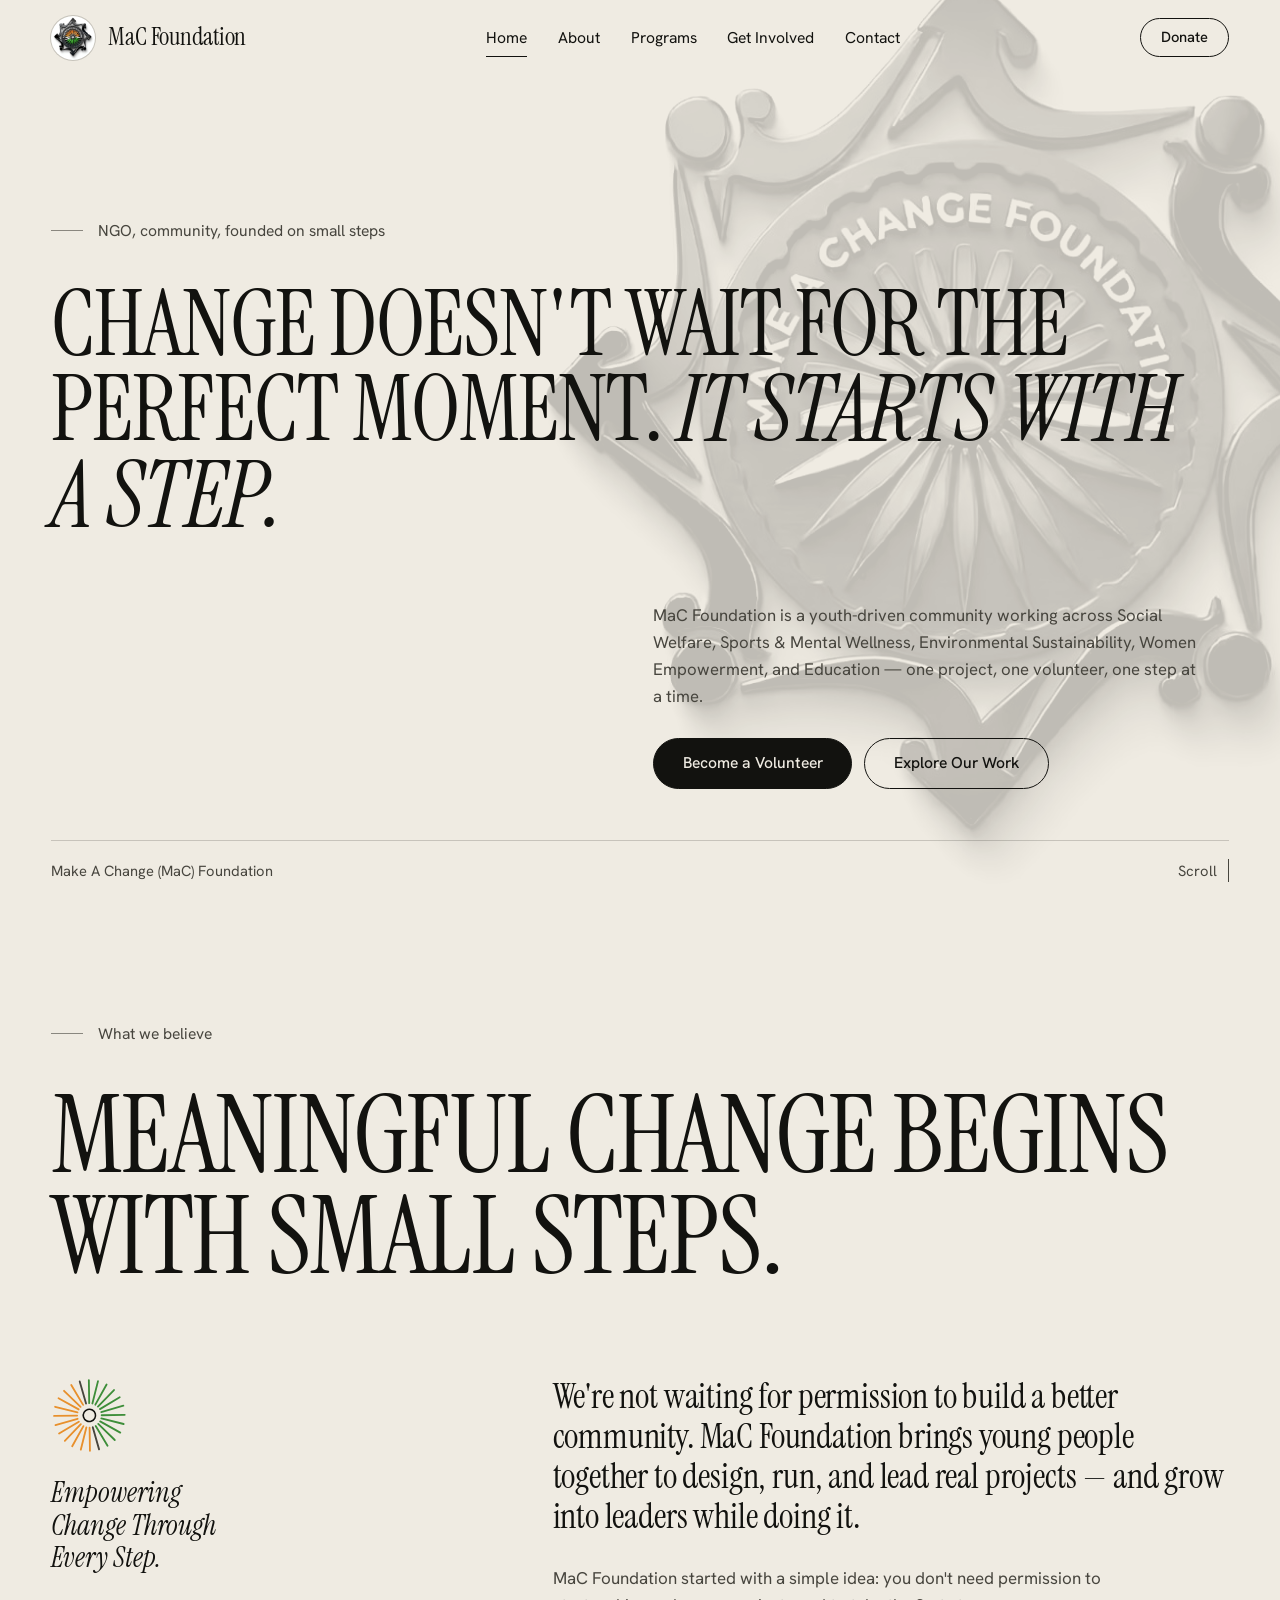
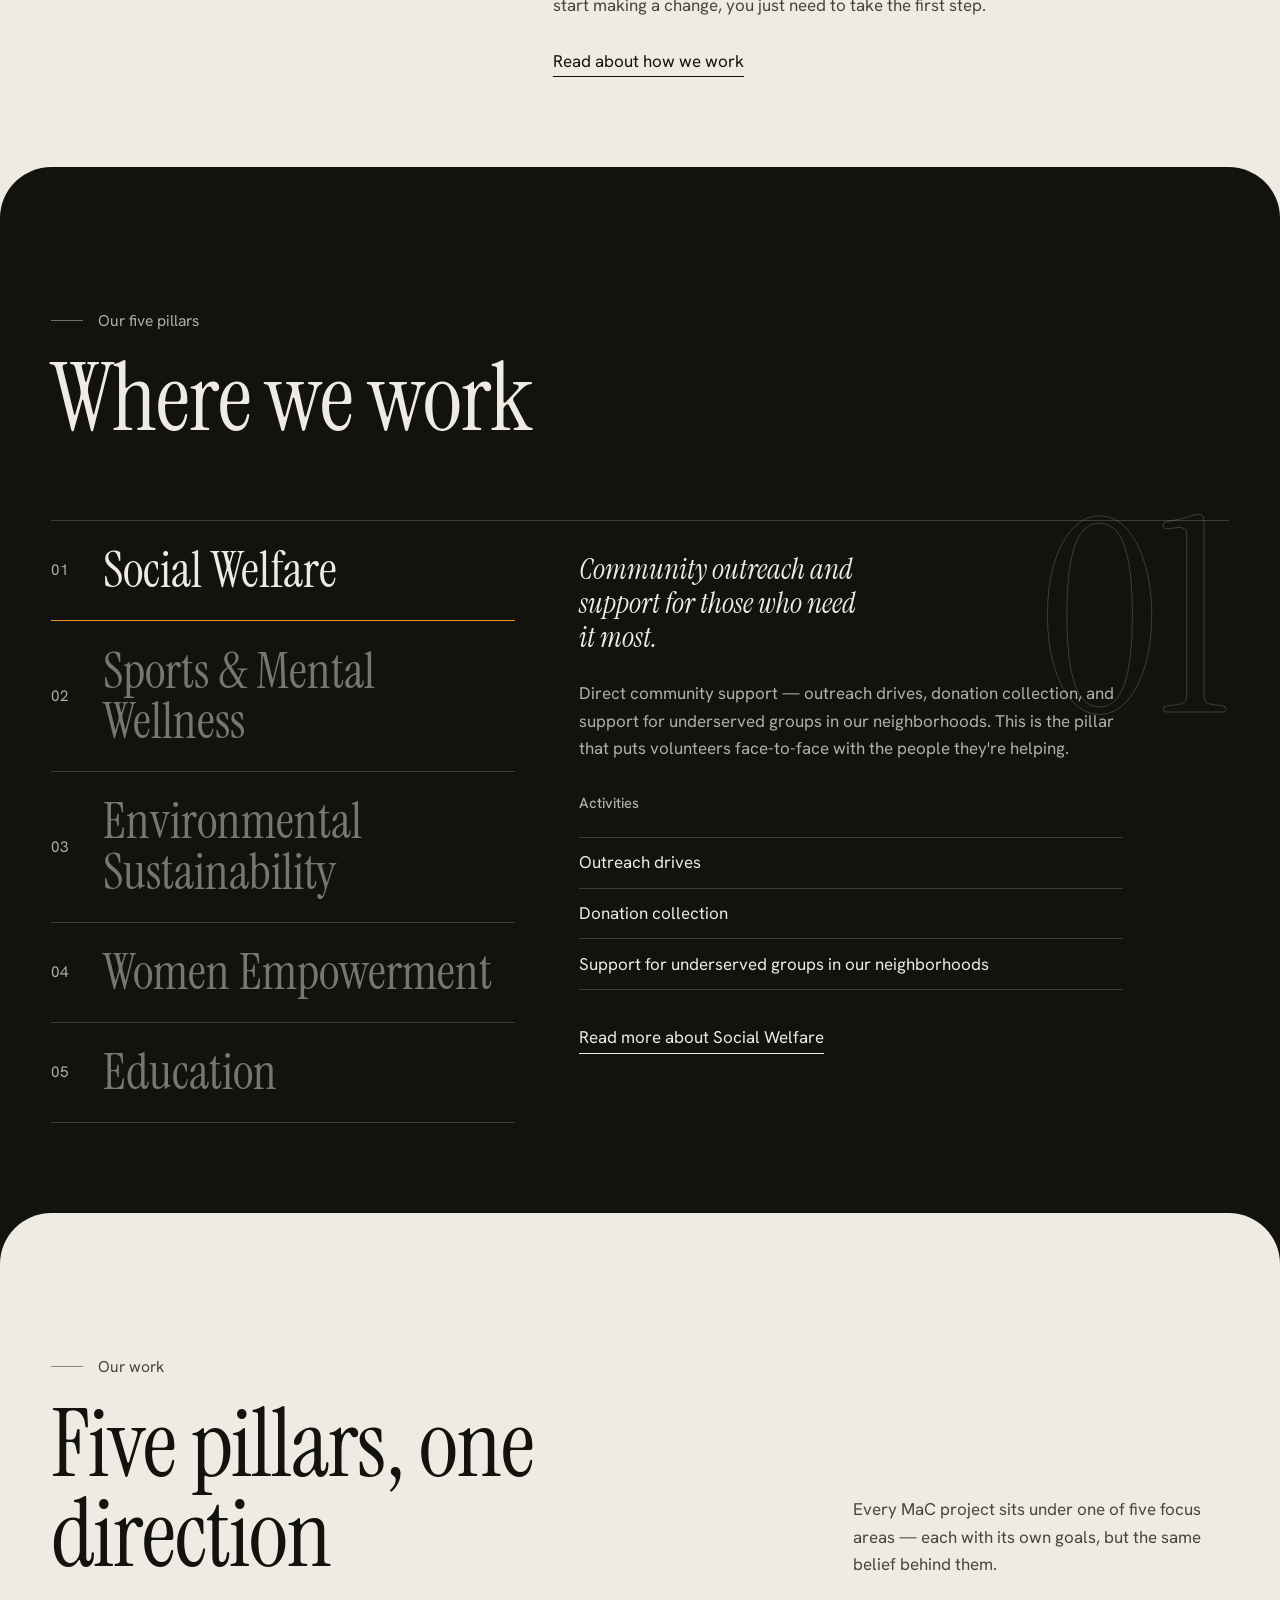
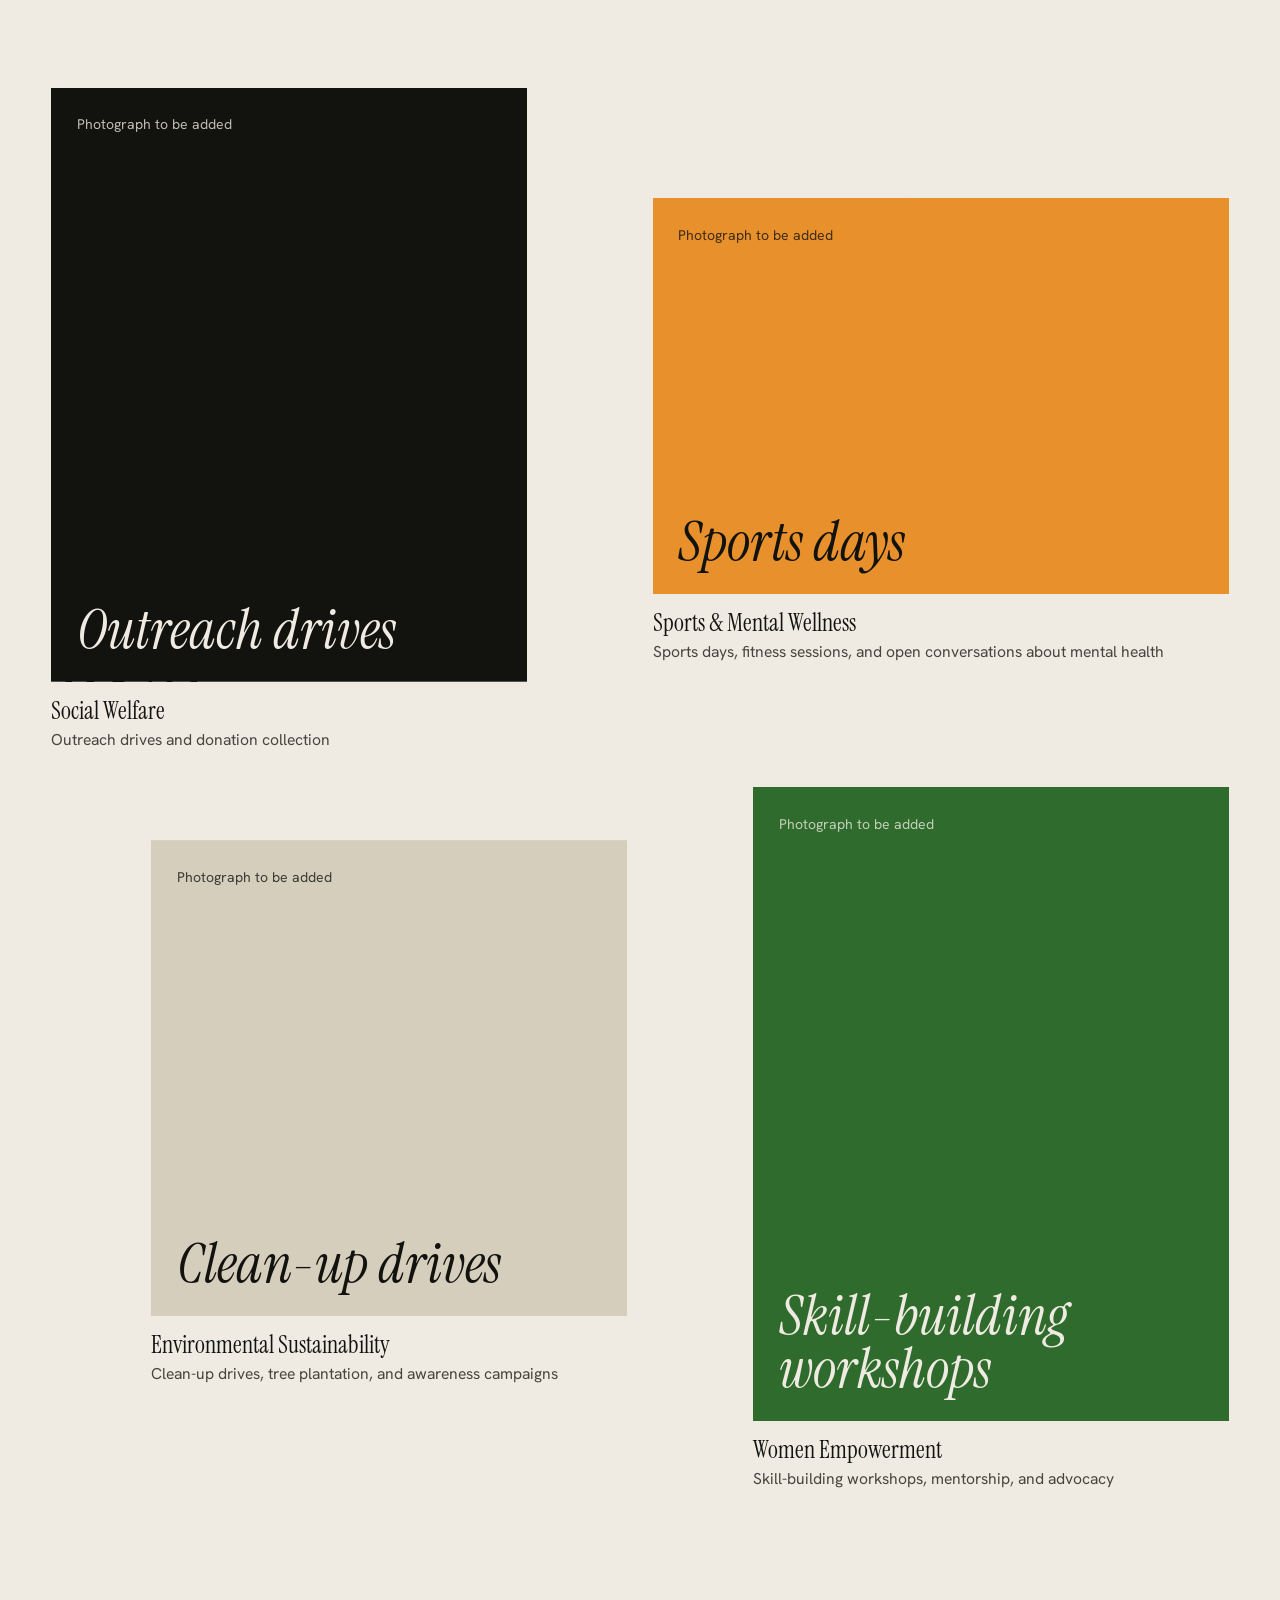
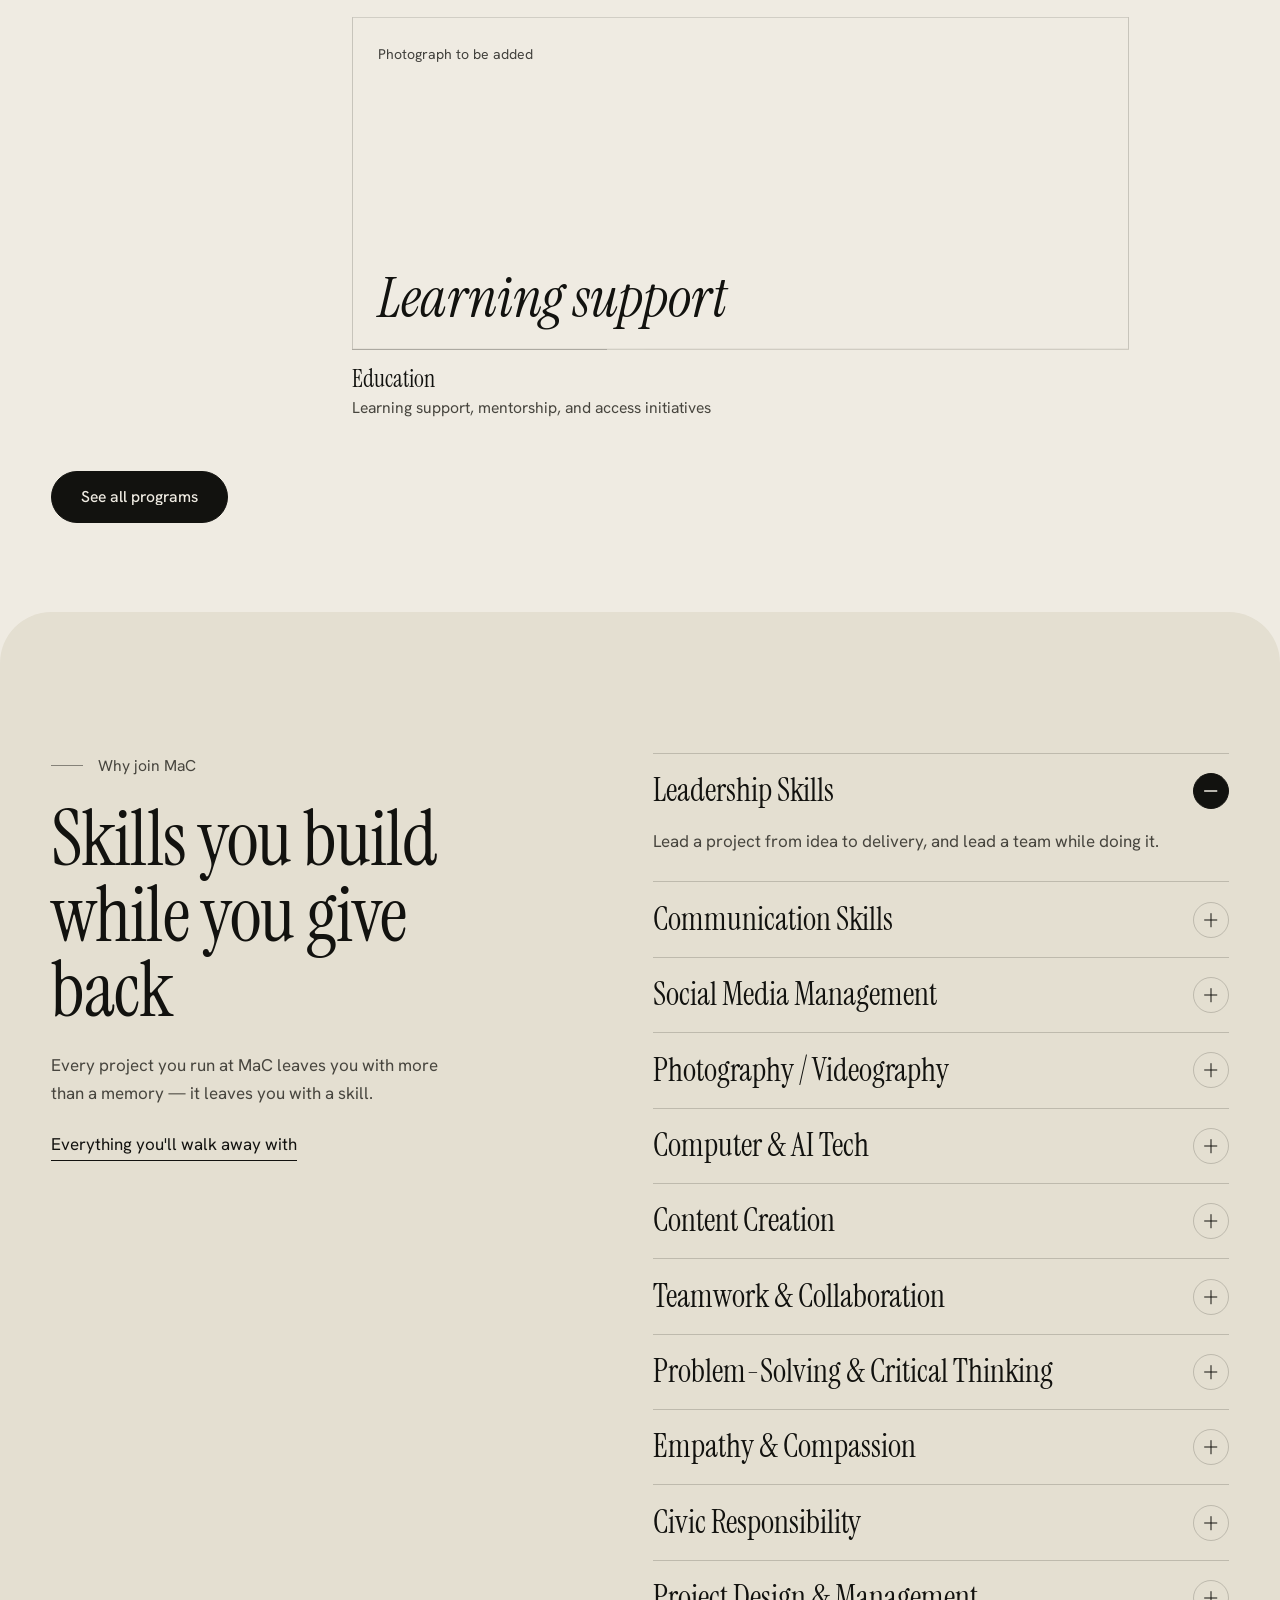
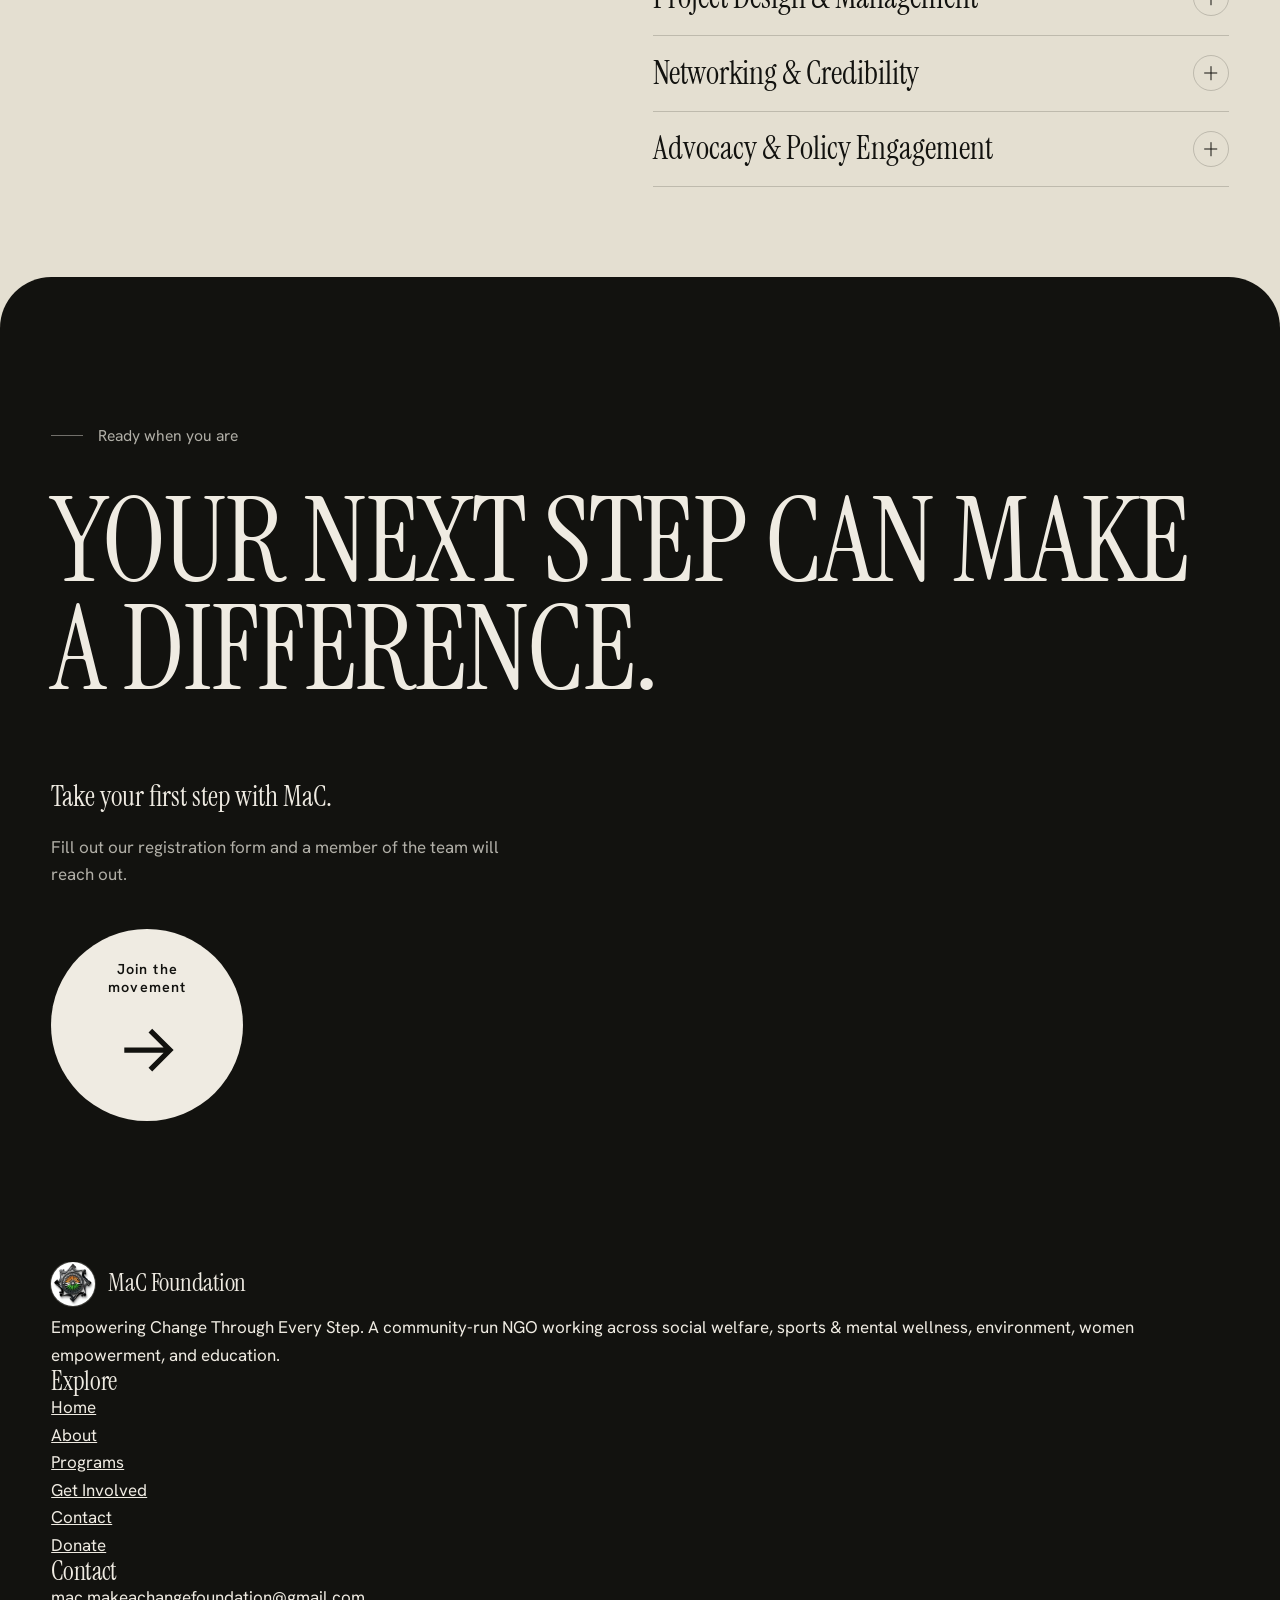
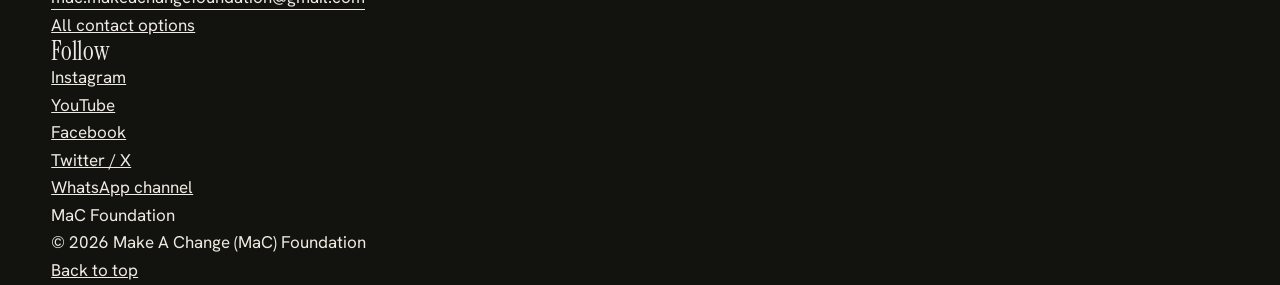
<file: index.html>
<!DOCTYPE html>
<html lang="en">
<head>
<meta charset="UTF-8">
<meta name="viewport" content="width=device-width, initial-scale=1">
<title>MaC Foundation — Empowering Change Through Every Step</title>
<meta name="description" content="Make A Change (MaC) Foundation is a youth-driven NGO working across Social Welfare, Sports &amp; Mental Wellness, Environmental Sustainability, Women Empowerment, and Education.">
<meta name="theme-color" content="#EFEBE2">
<meta property="og:type" content="website">
<meta property="og:title" content="MaC Foundation — Empowering Change Through Every Step">
<meta property="og:description" content="Make A Change (MaC) Foundation is a youth-driven NGO working across Social Welfare, Sports &amp; Mental Wellness, Environmental Sustainability, Women Empowerment, and Education.">
<link rel="icon" href="assets/logo.jpg">
<link rel="preconnect" href="https://fonts.googleapis.com">
<link rel="preconnect" href="https://fonts.gstatic.com" crossorigin>
<link href="https://fonts.googleapis.com/css2?family=Hanken+Grotesk:wght@400;500;600&amp;family=Instrument+Serif:ital@0;1&amp;display=swap" rel="stylesheet">
<link rel="stylesheet" href="assets/style.css">
<script>document.documentElement.classList.add('js')</script>
<script src="assets/script.js" defer></script>
</head>
<body id="top">
<a class="skip" href="#main">Skip to content</a>
<header class="hdr" id="hdr">
  <div class="wrap hdr-in">
    <a class="brand" href="index.html">
      <img src="assets/logo.jpg" alt="" width="44" height="44">
      <span class="brand-name">MaC Foundation</span>
    </a>
    <nav class="nav" aria-label="Primary"><a href="index.html" aria-current="page">Home</a><a href="about.html">About</a><a href="programs.html">Programs</a><a href="get-involved.html">Get Involved</a><a href="contact.html">Contact</a></nav>
    <div class="hdr-r">
      <a class="btn btn-ghost btn-sm" href="donate.html"><span class="t"><span>Donate</span><span aria-hidden="true">Donate</span></span></a>
      <button class="menu-btn" type="button" aria-expanded="false" aria-controls="menu"><span class="mb-t">Menu</span><span class="mb-i" aria-hidden="true"></span></button>
    </div>
  </div>
  <div class="progress" aria-hidden="true"><i></i></div>
</header>
<div class="menu" id="menu">
  <nav aria-label="Mobile"><a class="m-link" style="--i:0" href="index.html" aria-current="page">Home</a><a class="m-link" style="--i:1" href="about.html">About</a><a class="m-link" style="--i:2" href="programs.html">Programs</a><a class="m-link" style="--i:3" href="get-involved.html">Get Involved</a><a class="m-link" style="--i:4" href="contact.html">Contact</a><a class="m-link" style="--i:5" href="donate.html">Donate</a></nav>
  <div class="menu-foot">
    <a href="mailto:mac.makeachangefoundation@gmail.com">mac.makeachangefoundation@gmail.com</a>
  </div>
</div>
<main id="main">

<section class="hero" id="hero">
  <div class="hero-emblem" aria-hidden="true"><img src="assets/logo.jpg" alt="" width="1024" height="1024"></div>
  <div class="wrap hero-body">
    <p class="label hero-label rv">NGO, community, founded on small steps</p>
    <h1 data-split>Change doesn't wait for the perfect moment. <em>It starts with a step.</em></h1>
    <div class="hero-foot g12">
      <div class="hero-side rv" style="--d:.9s">
        <p class="lede">MaC Foundation is a youth-driven community working across Social Welfare, Sports &amp; Mental Wellness, Environmental Sustainability, Women Empowerment, and Education — one project, one volunteer, one step at a time.</p>
        <div class="ctas">
          <a class="btn " href="get-involved.html"><span class="t"><span>Become a Volunteer</span><span aria-hidden="true">Become a Volunteer</span></span></a>
          <a class="btn btn-ghost" href="#work"><span class="t"><span>Explore Our Work</span><span aria-hidden="true">Explore Our Work</span></span></a>
        </div>
      </div>
    </div>
  </div>
  <div class="wrap">
    <div class="hero-bar">
      <span>Make A Change (MaC) Foundation</span>
      <a href="#philosophy"><span>Scroll</span><i aria-hidden="true"></i></a>
    </div>
  </div>
</section>

<section class="phil" id="philosophy">
  <div class="wrap">
    <p class="label">What we believe</p>
    <h2 class="statement" data-lit>Meaningful change begins with small steps.</h2>
    <div class="phil-grid g12">
      <div class="phil-aside rv">
        <svg class="wheel" data-spin viewBox="0 0 100 100" aria-hidden="true" focusable="false"><circle cx="50" cy="50" r="8" fill="none" stroke="currentColor" stroke-width="2"/><line x1="50.00" y1="34.00" x2="50.00" y2="4.00" stroke="var(--saffron)" stroke-width="2.4" stroke-linecap="round"/><line x1="54.14" y1="34.55" x2="61.91" y2="5.57" stroke="var(--saffron)" stroke-width="2.4" stroke-linecap="round"/><line x1="58.00" y1="36.14" x2="73.00" y2="10.16" stroke="var(--saffron)" stroke-width="2.4" stroke-linecap="round"/><line x1="61.31" y1="38.69" x2="82.53" y2="17.47" stroke="var(--saffron)" stroke-width="2.4" stroke-linecap="round"/><line x1="63.86" y1="42.00" x2="89.84" y2="27.00" stroke="var(--saffron)" stroke-width="2.4" stroke-linecap="round"/><line x1="65.45" y1="45.86" x2="94.43" y2="38.09" stroke="var(--saffron)" stroke-width="2.4" stroke-linecap="round"/><line x1="66.00" y1="50.00" x2="96.00" y2="50.00" stroke="var(--ink-2)" stroke-width="2.4" stroke-linecap="round"/><line x1="65.45" y1="54.14" x2="94.43" y2="61.91" stroke="var(--leaf)" stroke-width="2.4" stroke-linecap="round"/><line x1="63.86" y1="58.00" x2="89.84" y2="73.00" stroke="var(--leaf)" stroke-width="2.4" stroke-linecap="round"/><line x1="61.31" y1="61.31" x2="82.53" y2="82.53" stroke="var(--leaf)" stroke-width="2.4" stroke-linecap="round"/><line x1="58.00" y1="63.86" x2="73.00" y2="89.84" stroke="var(--leaf)" stroke-width="2.4" stroke-linecap="round"/><line x1="54.14" y1="65.45" x2="61.91" y2="94.43" stroke="var(--leaf)" stroke-width="2.4" stroke-linecap="round"/><line x1="50.00" y1="66.00" x2="50.00" y2="96.00" stroke="var(--leaf)" stroke-width="2.4" stroke-linecap="round"/><line x1="45.86" y1="65.45" x2="38.09" y2="94.43" stroke="var(--leaf)" stroke-width="2.4" stroke-linecap="round"/><line x1="42.00" y1="63.86" x2="27.00" y2="89.84" stroke="var(--leaf)" stroke-width="2.4" stroke-linecap="round"/><line x1="38.69" y1="61.31" x2="17.47" y2="82.53" stroke="var(--leaf)" stroke-width="2.4" stroke-linecap="round"/><line x1="36.14" y1="58.00" x2="10.16" y2="73.00" stroke="var(--leaf)" stroke-width="2.4" stroke-linecap="round"/><line x1="34.55" y1="54.14" x2="5.57" y2="61.91" stroke="var(--leaf)" stroke-width="2.4" stroke-linecap="round"/><line x1="34.00" y1="50.00" x2="4.00" y2="50.00" stroke="var(--ink-2)" stroke-width="2.4" stroke-linecap="round"/><line x1="34.55" y1="45.86" x2="5.57" y2="38.09" stroke="var(--saffron)" stroke-width="2.4" stroke-linecap="round"/><line x1="36.14" y1="42.00" x2="10.16" y2="27.00" stroke="var(--saffron)" stroke-width="2.4" stroke-linecap="round"/><line x1="38.69" y1="38.69" x2="17.47" y2="17.47" stroke="var(--saffron)" stroke-width="2.4" stroke-linecap="round"/><line x1="42.00" y1="36.14" x2="27.00" y2="10.16" stroke="var(--saffron)" stroke-width="2.4" stroke-linecap="round"/><line x1="45.86" y1="34.55" x2="38.09" y2="5.57" stroke="var(--saffron)" stroke-width="2.4" stroke-linecap="round"/></svg>
        <p class="tagline">Empowering Change Through Every Step.</p>
      </div>
      <div class="phil-copy rv">
        <p class="phil-lead">We're not waiting for permission to build a better community. MaC Foundation brings young people together to design, run, and lead real projects — and grow into leaders while doing it.</p>
        <p>MaC Foundation started with a simple idea: you don't need permission to start making a change, you just need to take the first step.</p>
        <a class="ulink" href="about.html" style="justify-self:start">Read about how we work</a>
      </div>
    </div>
  </div>
</section>

<section class="pillars-sec sheet" id="pillars" data-theme="dark">
  <div class="wrap">
    <div class="sec-head">
      <p class="label">Our five pillars</p>
      <h2 data-split>Where we work</h2>
    </div>
    <div class="pillars" data-pillars>
      <div class="pillar open" data-acc-item>
        <h3 class="p-h"><button class="p-btn" type="button" id="pbtn-1" aria-expanded="true" aria-controls="ppanel-1" data-acc-btn>
          <span class="p-n">01</span><span class="p-name">Social Welfare</span><span class="ic" aria-hidden="true"></span>
        </button></h3>
        <div class="p-panel" id="ppanel-1" role="region" aria-labelledby="pbtn-1"><div class="p-inner"><div class="p-body">
          <span class="p-num" aria-hidden="true">01</span>
          <p class="p-lead">Community outreach and support for those who need it most.</p>
          <p class="p-desc">Direct community support — outreach drives, donation collection, and support for underserved groups in our neighborhoods. This is the pillar that puts volunteers face-to-face with the people they're helping.</p>
          <p class="p-sub">Activities</p>
          <ul class="p-list"><li>Outreach drives</li><li>Donation collection</li><li>Support for underserved groups in our neighborhoods</li></ul>
          <a class="p-more ulink" href="programs.html#social-welfare">Read more about Social Welfare</a>
        </div></div></div>
      </div>
      <div class="pillar" data-acc-item>
        <h3 class="p-h"><button class="p-btn" type="button" id="pbtn-2" aria-expanded="false" aria-controls="ppanel-2" data-acc-btn>
          <span class="p-n">02</span><span class="p-name">Sports &amp; Mental Wellness</span><span class="ic" aria-hidden="true"></span>
        </button></h3>
        <div class="p-panel" id="ppanel-2" role="region" aria-labelledby="pbtn-2"><div class="p-inner"><div class="p-body">
          <span class="p-num" aria-hidden="true">02</span>
          <p class="p-lead">Movement and mindset — building resilience on and off the field.</p>
          <p class="p-desc">Sports days, fitness sessions, and open conversations about mental health. We treat physical movement and mental wellness as one pillar because, for the young people we work with, they usually are.</p>
          <p class="p-sub">Activities</p>
          <ul class="p-list"><li>Sports days</li><li>Fitness sessions</li><li>Open conversations about mental health</li></ul>
          <a class="p-more ulink" href="programs.html#sports-mental-wellness">Read more about Sports &amp; Mental Wellness</a>
        </div></div></div>
      </div>
      <div class="pillar" data-acc-item>
        <h3 class="p-h"><button class="p-btn" type="button" id="pbtn-3" aria-expanded="false" aria-controls="ppanel-3" data-acc-btn>
          <span class="p-n">03</span><span class="p-name">Environmental Sustainability</span><span class="ic" aria-hidden="true"></span>
        </button></h3>
        <div class="p-panel" id="ppanel-3" role="region" aria-labelledby="pbtn-3"><div class="p-inner"><div class="p-body">
          <span class="p-num" aria-hidden="true">03</span>
          <p class="p-lead">Clean-ups, plantation drives, and everyday climate action.</p>
          <p class="p-desc">Clean-up drives, tree plantation, and awareness campaigns that make sustainability a habit, not a one-off event, in the communities we work in.</p>
          <p class="p-sub">Activities</p>
          <ul class="p-list"><li>Clean-up drives</li><li>Tree plantation</li><li>Awareness campaigns</li></ul>
          <a class="p-more ulink" href="programs.html#environmental-sustainability">Read more about Environmental Sustainability</a>
        </div></div></div>
      </div>
      <div class="pillar" data-acc-item>
        <h3 class="p-h"><button class="p-btn" type="button" id="pbtn-4" aria-expanded="false" aria-controls="ppanel-4" data-acc-btn>
          <span class="p-n">04</span><span class="p-name">Women Empowerment</span><span class="ic" aria-hidden="true"></span>
        </button></h3>
        <div class="p-panel" id="ppanel-4" role="region" aria-labelledby="pbtn-4"><div class="p-inner"><div class="p-body">
          <span class="p-num" aria-hidden="true">04</span>
          <p class="p-lead">Skill-building and advocacy that expand what's possible.</p>
          <p class="p-desc">Skill-building workshops, mentorship, and advocacy that open doors — built and led largely by the young women in our own volunteer base.</p>
          <p class="p-sub">Activities</p>
          <ul class="p-list"><li>Skill-building workshops</li><li>Mentorship</li><li>Advocacy</li></ul>
          <a class="p-more ulink" href="programs.html#women-empowerment">Read more about Women Empowerment</a>
        </div></div></div>
      </div>
      <div class="pillar" data-acc-item>
        <h3 class="p-h"><button class="p-btn" type="button" id="pbtn-5" aria-expanded="false" aria-controls="ppanel-5" data-acc-btn>
          <span class="p-n">05</span><span class="p-name">Education</span><span class="ic" aria-hidden="true"></span>
        </button></h3>
        <div class="p-panel" id="ppanel-5" role="region" aria-labelledby="pbtn-5"><div class="p-inner"><div class="p-body">
          <span class="p-num" aria-hidden="true">05</span>
          <p class="p-lead">Access, mentorship, and learning support for every step forward.</p>
          <p class="p-desc">Learning support, mentorship, and access initiatives for students who need an extra hand — because education is the pillar that carries into every other one.</p>
          <p class="p-sub">Activities</p>
          <ul class="p-list"><li>Learning support</li><li>Mentorship</li><li>Access initiatives</li></ul>
          <a class="p-more ulink" href="programs.html#education">Read more about Education</a>
        </div></div></div>
      </div>
    </div>
  </div>
</section>

<section class="work sheet theme-paper" id="work">
  <div class="wrap">
    <div class="work-head g12">
      <div class="sec-head">
        <p class="label">Our work</p>
        <h2 data-split>Five pillars, one direction</h2>
      </div>
      <p class="rv">Every MaC project sits under one of five focus areas — each with its own goals, but the same belief behind them.</p>
    </div>
    <div class="work-grid">
      <figure class="fig" data-speed="0.04">
        <div class="frame"><div class="ph ph-a" role="img" aria-label="Placeholder for a project photograph: Outreach drives">
          <span class="ph-note">Photograph to be added</span>
          <span class="ph-word">Outreach drives</span>
        </div></div>
        <figcaption><strong>Social Welfare</strong><span>Outreach drives and donation collection</span></figcaption>
      </figure>
      <figure class="fig" data-speed="-0.03">
        <div class="frame"><div class="ph ph-b" role="img" aria-label="Placeholder for a project photograph: Sports days">
          <span class="ph-note">Photograph to be added</span>
          <span class="ph-word">Sports days</span>
        </div></div>
        <figcaption><strong>Sports &amp; Mental Wellness</strong><span>Sports days, fitness sessions, and open conversations about mental health</span></figcaption>
      </figure>
      <figure class="fig" data-speed="0.05">
        <div class="frame"><div class="ph ph-c" role="img" aria-label="Placeholder for a project photograph: Clean-up drives">
          <span class="ph-note">Photograph to be added</span>
          <span class="ph-word">Clean-up drives</span>
        </div></div>
        <figcaption><strong>Environmental Sustainability</strong><span>Clean-up drives, tree plantation, and awareness campaigns</span></figcaption>
      </figure>
      <figure class="fig" data-speed="-0.04">
        <div class="frame"><div class="ph ph-d" role="img" aria-label="Placeholder for a project photograph: Skill-building workshops">
          <span class="ph-note">Photograph to be added</span>
          <span class="ph-word">Skill-building workshops</span>
        </div></div>
        <figcaption><strong>Women Empowerment</strong><span>Skill-building workshops, mentorship, and advocacy</span></figcaption>
      </figure>
      <figure class="fig" data-speed="0.03">
        <div class="frame"><div class="ph ph-e" role="img" aria-label="Placeholder for a project photograph: Learning support">
          <span class="ph-note">Photograph to be added</span>
          <span class="ph-word">Learning support</span>
        </div></div>
        <figcaption><strong>Education</strong><span>Learning support, mentorship, and access initiatives</span></figcaption>
      </figure>
    </div>
    <div class="work-foot"><a class="btn " href="programs.html"><span class="t"><span>See all programs</span><span aria-hidden="true">See all programs</span></span></a></div>
  </div>
</section>

<section class="skills sheet theme-paper-2" id="skills">
  <div class="wrap g12">
    <div class="sk-intro">
      <p class="label">Why join MaC</p>
      <h2 data-split>Skills you build while you give back</h2>
      <p class="rv">Every project you run at MaC leaves you with more than a memory — it leaves you with a skill.</p>
      <a class="ulink rv" href="get-involved.html" style="justify-self:start">Everything you'll walk away with</a>
    </div>
    <ul class="sk-list" data-skills>
        <li class="sk open" data-acc-item>
          <h3 class="sk-h"><button class="sk-btn" type="button" id="skbtn-1" aria-expanded="true" aria-controls="skpanel-1" data-acc-btn><span class="sk-name">Leadership Skills</span><span class="ic" aria-hidden="true"></span></button></h3>
          <div class="sk-panel" id="skpanel-1"><div class="sk-inner"><p>Lead a project from idea to delivery, and lead a team while doing it.</p></div></div>
        </li>
        <li class="sk" data-acc-item>
          <h3 class="sk-h"><button class="sk-btn" type="button" id="skbtn-2" aria-expanded="false" aria-controls="skpanel-2" data-acc-btn><span class="sk-name">Communication Skills</span><span class="ic" aria-hidden="true"></span></button></h3>
          <div class="sk-panel" id="skpanel-2"><div class="sk-inner"><p>Pitch ideas, coordinate teams, and speak to the community you're serving.</p></div></div>
        </li>
        <li class="sk" data-acc-item>
          <h3 class="sk-h"><button class="sk-btn" type="button" id="skbtn-3" aria-expanded="false" aria-controls="skpanel-3" data-acc-btn><span class="sk-name">Social Media Management</span><span class="ic" aria-hidden="true"></span></button></h3>
          <div class="sk-panel" id="skpanel-3"><div class="sk-inner"><p>Run real campaigns across Instagram, YouTube, and more for a live audience.</p></div></div>
        </li>
        <li class="sk" data-acc-item>
          <h3 class="sk-h"><button class="sk-btn" type="button" id="skbtn-4" aria-expanded="false" aria-controls="skpanel-4" data-acc-btn><span class="sk-name">Photography / Videography</span><span class="ic" aria-hidden="true"></span></button></h3>
          <div class="sk-panel" id="skpanel-4"><div class="sk-inner"><p>Document projects and tell their story visually, from field to feed.</p></div></div>
        </li>
        <li class="sk" data-acc-item>
          <h3 class="sk-h"><button class="sk-btn" type="button" id="skbtn-5" aria-expanded="false" aria-controls="skpanel-5" data-acc-btn><span class="sk-name">Computer &amp; AI Tech</span><span class="ic" aria-hidden="true"></span></button></h3>
          <div class="sk-panel" id="skpanel-5"><div class="sk-inner"><p>Use modern tools to plan, design, and scale what we do.</p></div></div>
        </li>
        <li class="sk" data-acc-item>
          <h3 class="sk-h"><button class="sk-btn" type="button" id="skbtn-6" aria-expanded="false" aria-controls="skpanel-6" data-acc-btn><span class="sk-name">Content Creation</span><span class="ic" aria-hidden="true"></span></button></h3>
          <div class="sk-panel" id="skpanel-6"><div class="sk-inner"><p>Write, design, and produce content that moves people to act.</p></div></div>
        </li>
        <li class="sk" data-acc-item>
          <h3 class="sk-h"><button class="sk-btn" type="button" id="skbtn-7" aria-expanded="false" aria-controls="skpanel-7" data-acc-btn><span class="sk-name">Teamwork &amp; Collaboration</span><span class="ic" aria-hidden="true"></span></button></h3>
          <div class="sk-panel" id="skpanel-7"><div class="sk-inner"><p>Work alongside volunteers from different backgrounds toward one goal.</p></div></div>
        </li>
        <li class="sk" data-acc-item>
          <h3 class="sk-h"><button class="sk-btn" type="button" id="skbtn-8" aria-expanded="false" aria-controls="skpanel-8" data-acc-btn><span class="sk-name">Problem-Solving &amp; Critical Thinking</span><span class="ic" aria-hidden="true"></span></button></h3>
          <div class="sk-panel" id="skpanel-8"><div class="sk-inner"><p>Every project has a snag — you'll learn to think on your feet.</p></div></div>
        </li>
        <li class="sk" data-acc-item>
          <h3 class="sk-h"><button class="sk-btn" type="button" id="skbtn-9" aria-expanded="false" aria-controls="skpanel-9" data-acc-btn><span class="sk-name">Empathy &amp; Compassion</span><span class="ic" aria-hidden="true"></span></button></h3>
          <div class="sk-panel" id="skpanel-9"><div class="sk-inner"><p>Work directly with the people your project is meant to serve.</p></div></div>
        </li>
        <li class="sk" data-acc-item>
          <h3 class="sk-h"><button class="sk-btn" type="button" id="skbtn-10" aria-expanded="false" aria-controls="skpanel-10" data-acc-btn><span class="sk-name">Civic Responsibility</span><span class="ic" aria-hidden="true"></span></button></h3>
          <div class="sk-panel" id="skpanel-10"><div class="sk-inner"><p>Build a genuine sense of purpose and ownership over your community.</p></div></div>
        </li>
        <li class="sk" data-acc-item>
          <h3 class="sk-h"><button class="sk-btn" type="button" id="skbtn-11" aria-expanded="false" aria-controls="skpanel-11" data-acc-btn><span class="sk-name">Project Design &amp; Management</span><span class="ic" aria-hidden="true"></span></button></h3>
          <div class="sk-panel" id="skpanel-11"><div class="sk-inner"><p>Scope, plan, and run a project end-to-end — real management experience.</p></div></div>
        </li>
        <li class="sk" data-acc-item>
          <h3 class="sk-h"><button class="sk-btn" type="button" id="skbtn-12" aria-expanded="false" aria-controls="skpanel-12" data-acc-btn><span class="sk-name">Networking &amp; Credibility</span><span class="ic" aria-hidden="true"></span></button></h3>
          <div class="sk-panel" id="skpanel-12"><div class="sk-inner"><p>Build relationships and a track record that carries beyond MaC.</p></div></div>
        </li>
        <li class="sk" data-acc-item>
          <h3 class="sk-h"><button class="sk-btn" type="button" id="skbtn-13" aria-expanded="false" aria-controls="skpanel-13" data-acc-btn><span class="sk-name">Advocacy &amp; Policy Engagement</span><span class="ic" aria-hidden="true"></span></button></h3>
          <div class="sk-panel" id="skpanel-13"><div class="sk-inner"><p>Learn to speak up for the causes you work on — and understand how change happens at a systemic level, not just a project level.</p></div></div>
        </li>
    </ul>
  </div>
</section>

<section class="cta sheet" id="join" data-theme="dark">
  <div class="wrap">
    <p class="label">Ready when you are</p>
    <h2 data-split>Your next step can make a difference.</h2>
    <div class="cta-row g12">
      <div class="cta-copy rv">
        <p class="lead">Take your first step with MaC.</p>
        <p>Fill out our registration form and a member of the team will reach out.</p>
      </div>
      <a class="join" href="https://docs.google.com/forms/d/e/1FAIpQLSfW98B5haho9LvxrbwwzlAPbi4ExffO91Ml_QFrFjEGPkQFaA/viewform" target="_blank" rel="noopener noreferrer">
        <span>Join the<br>movement</span>
        <svg viewBox="0 0 24 24" fill="none" stroke="currentColor" stroke-width="1.6" aria-hidden="true"><path d="M5 12h14M13 6l6 6-6 6"/></svg>
        <span class="sr-only">(opens the registration form in a new tab)</span>
      </a>
    </div>
  </div>
</section>
</main>
<footer class="ftr" data-theme="dark">
  <div class="wrap">
    <div class="ftr-top g12">
      <div class="ftr-brand">
        <a class="brand" href="index.html">
          <img src="assets/logo.jpg" alt="" width="44" height="44" loading="lazy">
          <span class="brand-name">MaC Foundation</span>
        </a>
        <p class="ftr-tag">Empowering Change Through Every Step. A community-run NGO working across social welfare, sports &amp; mental wellness, environment, women empowerment, and education.</p>
      </div>
      <nav class="ftr-col ftr-c1" aria-label="Footer"><h2>Explore</h2><ul><li><a href="index.html">Home</a></li><li><a href="about.html">About</a></li><li><a href="programs.html">Programs</a></li><li><a href="get-involved.html">Get Involved</a></li><li><a href="contact.html">Contact</a></li><li><a href="donate.html">Donate</a></li></ul></nav>
      <div class="ftr-col ftr-c2"><h2>Contact</h2><ul><li><a class="ulink" href="mailto:mac.makeachangefoundation@gmail.com">mac.makeachangefoundation@gmail.com</a></li><li><a href="contact.html">All contact options</a></li></ul></div>
      <div class="ftr-col ftr-c3"><h2>Follow</h2><ul><li><a href="https://www.instagram.com/macfoundation_ngo?igsh=dXZ3bWJzcTluMWpu" target="_blank" rel="noopener noreferrer">Instagram<span class="sr-only"> (opens in a new tab)</span></a></li><li><a href="https://youtube.com/@macfoundationngo?si=JVapJyybpXSwCKyN" target="_blank" rel="noopener noreferrer">YouTube<span class="sr-only"> (opens in a new tab)</span></a></li><li><a href="https://www.facebook.com/share/1N3viEQhNg/" target="_blank" rel="noopener noreferrer">Facebook<span class="sr-only"> (opens in a new tab)</span></a></li><li><a href="https://x.com/mac__foundation" target="_blank" rel="noopener noreferrer">Twitter / X<span class="sr-only"> (opens in a new tab)</span></a></li><li><a href="https://whatsapp.com/channel/0029VbAyIFsGE56fdyL5jf0V" target="_blank" rel="noopener noreferrer">WhatsApp channel<span class="sr-only"> (opens in a new tab)</span></a></li></ul></div>
    </div>
    <div class="ftr-word" aria-hidden="true">MaC Foundation</div>
    <div class="ftr-bottom">
      <p>© 2026 Make A Change (MaC) Foundation</p>
      <a href="#top">Back to top</a>
    </div>
  </div>
</footer>
</body>
</html>
</file>
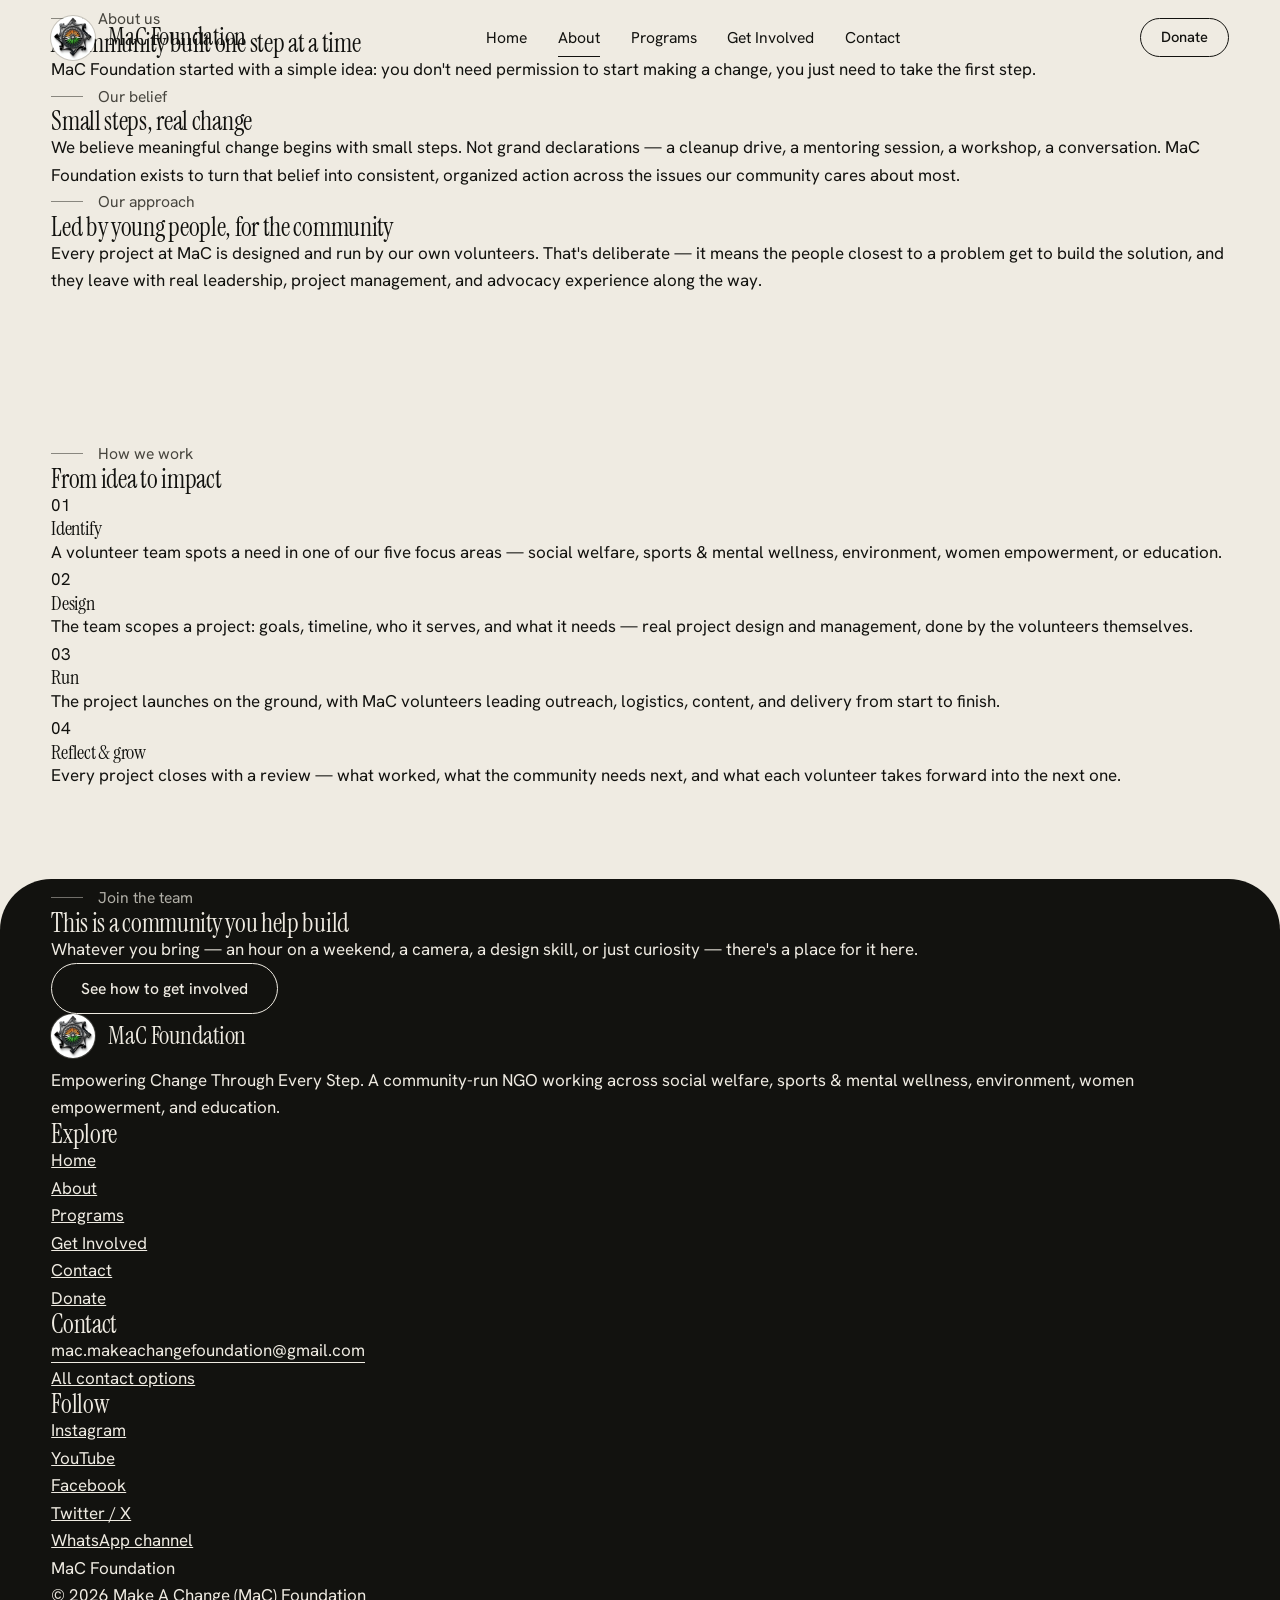
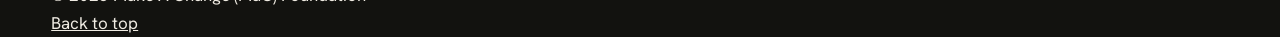
<file: about.html>
<!DOCTYPE html>
<html lang="en">
<head>
<meta charset="UTF-8">
<meta name="viewport" content="width=device-width, initial-scale=1">
<title>About — MaC Foundation</title>
<meta name="description" content="About Make A Change (MaC) Foundation — our belief, our approach, and the way we work.">
<meta name="theme-color" content="#EFEBE2">
<meta property="og:type" content="website">
<meta property="og:title" content="About — MaC Foundation">
<meta property="og:description" content="About Make A Change (MaC) Foundation — our belief, our approach, and the way we work.">
<link rel="icon" href="assets/logo.jpg">
<link rel="preconnect" href="https://fonts.googleapis.com">
<link rel="preconnect" href="https://fonts.gstatic.com" crossorigin>
<link href="https://fonts.googleapis.com/css2?family=Hanken+Grotesk:wght@400;500;600&amp;family=Instrument+Serif:ital@0;1&amp;display=swap" rel="stylesheet">
<link rel="stylesheet" href="assets/style.css">
<script>document.documentElement.classList.add('js')</script>
<script src="assets/script.js" defer></script>
</head>
<body id="top">
<a class="skip" href="#main">Skip to content</a>
<header class="hdr" id="hdr">
  <div class="wrap hdr-in">
    <a class="brand" href="index.html">
      <img src="assets/logo.jpg" alt="" width="44" height="44">
      <span class="brand-name">MaC Foundation</span>
    </a>
    <nav class="nav" aria-label="Primary"><a href="index.html">Home</a><a href="about.html" aria-current="page">About</a><a href="programs.html">Programs</a><a href="get-involved.html">Get Involved</a><a href="contact.html">Contact</a></nav>
    <div class="hdr-r">
      <a class="btn btn-ghost btn-sm" href="donate.html"><span class="t"><span>Donate</span><span aria-hidden="true">Donate</span></span></a>
      <button class="menu-btn" type="button" aria-expanded="false" aria-controls="menu"><span class="mb-t">Menu</span><span class="mb-i" aria-hidden="true"></span></button>
    </div>
  </div>
  <div class="progress" aria-hidden="true"><i></i></div>
</header>
<div class="menu" id="menu">
  <nav aria-label="Mobile"><a class="m-link" style="--i:0" href="index.html">Home</a><a class="m-link" style="--i:1" href="about.html" aria-current="page">About</a><a class="m-link" style="--i:2" href="programs.html">Programs</a><a class="m-link" style="--i:3" href="get-involved.html">Get Involved</a><a class="m-link" style="--i:4" href="contact.html">Contact</a><a class="m-link" style="--i:5" href="donate.html">Donate</a></nav>
  <div class="menu-foot">
    <a href="mailto:mac.makeachangefoundation@gmail.com">mac.makeachangefoundation@gmail.com</a>
  </div>
</div>
<main id="main">
<section class="page-hero">
  <div class="wrap">
    <p class="label rv">About us</p>
    <h1 data-split>A community built one step at a time</h1>
    <div class="page-intro g12"><p class="rv" style="--d:.3s">MaC Foundation started with a simple idea: you don't need permission to start making a change, you just need to take the first step.</p></div>
  </div>
</section>
<section>
  <div class="wrap">
    <div class="rows">
      <div class="row g12">
        <p class="label">Our belief</p>
        <h2 data-split>Small steps, real change</h2>
        <p class="rv">We believe meaningful change begins with small steps. Not grand declarations — a cleanup drive, a mentoring session, a workshop, a conversation. MaC Foundation exists to turn that belief into consistent, organized action across the issues our community cares about most.</p>
      </div>
      <div class="row g12">
        <p class="label">Our approach</p>
        <h2 data-split>Led by young people, for the community</h2>
        <p class="rv">Every project at MaC is designed and run by our own volunteers. That's deliberate — it means the people closest to a problem get to build the solution, and they leave with real leadership, project management, and advocacy experience along the way.</p>
      </div>
    </div>
  </div>
</section>

<section class="sec seq">
  <div class="wrap">
    <div class="steps-head">
      <p class="label">How we work</p>
      <h2 data-split>From idea to impact</h2>
    </div>
    <div class="rows">
      <div class="row g12"><span class="num" aria-hidden="true">01</span><h3 class="rv">Identify</h3><p class="rv">A volunteer team spots a need in one of our five focus areas — social welfare, sports &amp; mental wellness, environment, women empowerment, or education.</p></div>
      <div class="row g12"><span class="num" aria-hidden="true">02</span><h3 class="rv">Design</h3><p class="rv">The team scopes a project: goals, timeline, who it serves, and what it needs — real project design and management, done by the volunteers themselves.</p></div>
      <div class="row g12"><span class="num" aria-hidden="true">03</span><h3 class="rv">Run</h3><p class="rv">The project launches on the ground, with MaC volunteers leading outreach, logistics, content, and delivery from start to finish.</p></div>
      <div class="row g12"><span class="num" aria-hidden="true">04</span><h3 class="rv">Reflect &amp; grow</h3><p class="rv">Every project closes with a review — what worked, what the community needs next, and what each volunteer takes forward into the next one.</p></div>
    </div>
  </div>
</section>

<section class="cta-s sheet" data-theme="dark">
  <div class="wrap">
    <p class="label">Join the team</p>
    <h2 data-split>This is a community you help build</h2>
    <p class="rv">Whatever you bring — an hour on a weekend, a camera, a design skill, or just curiosity — there's a place for it here.</p>
    <a class="btn btn-ghost" href="get-involved.html"><span class="t"><span>See how to get involved</span><span aria-hidden="true">See how to get involved</span></span></a>
    
  </div>
</section>
</main>
<footer class="ftr" data-theme="dark">
  <div class="wrap">
    <div class="ftr-top g12">
      <div class="ftr-brand">
        <a class="brand" href="index.html">
          <img src="assets/logo.jpg" alt="" width="44" height="44" loading="lazy">
          <span class="brand-name">MaC Foundation</span>
        </a>
        <p class="ftr-tag">Empowering Change Through Every Step. A community-run NGO working across social welfare, sports &amp; mental wellness, environment, women empowerment, and education.</p>
      </div>
      <nav class="ftr-col ftr-c1" aria-label="Footer"><h2>Explore</h2><ul><li><a href="index.html">Home</a></li><li><a href="about.html">About</a></li><li><a href="programs.html">Programs</a></li><li><a href="get-involved.html">Get Involved</a></li><li><a href="contact.html">Contact</a></li><li><a href="donate.html">Donate</a></li></ul></nav>
      <div class="ftr-col ftr-c2"><h2>Contact</h2><ul><li><a class="ulink" href="mailto:mac.makeachangefoundation@gmail.com">mac.makeachangefoundation@gmail.com</a></li><li><a href="contact.html">All contact options</a></li></ul></div>
      <div class="ftr-col ftr-c3"><h2>Follow</h2><ul><li><a href="https://www.instagram.com/macfoundation_ngo?igsh=dXZ3bWJzcTluMWpu" target="_blank" rel="noopener noreferrer">Instagram<span class="sr-only"> (opens in a new tab)</span></a></li><li><a href="https://youtube.com/@macfoundationngo?si=JVapJyybpXSwCKyN" target="_blank" rel="noopener noreferrer">YouTube<span class="sr-only"> (opens in a new tab)</span></a></li><li><a href="https://www.facebook.com/share/1N3viEQhNg/" target="_blank" rel="noopener noreferrer">Facebook<span class="sr-only"> (opens in a new tab)</span></a></li><li><a href="https://x.com/mac__foundation" target="_blank" rel="noopener noreferrer">Twitter / X<span class="sr-only"> (opens in a new tab)</span></a></li><li><a href="https://whatsapp.com/channel/0029VbAyIFsGE56fdyL5jf0V" target="_blank" rel="noopener noreferrer">WhatsApp channel<span class="sr-only"> (opens in a new tab)</span></a></li></ul></div>
    </div>
    <div class="ftr-word" aria-hidden="true">MaC Foundation</div>
    <div class="ftr-bottom">
      <p>© 2026 Make A Change (MaC) Foundation</p>
      <a href="#top">Back to top</a>
    </div>
  </div>
</footer>
</body>
</html>
</file>
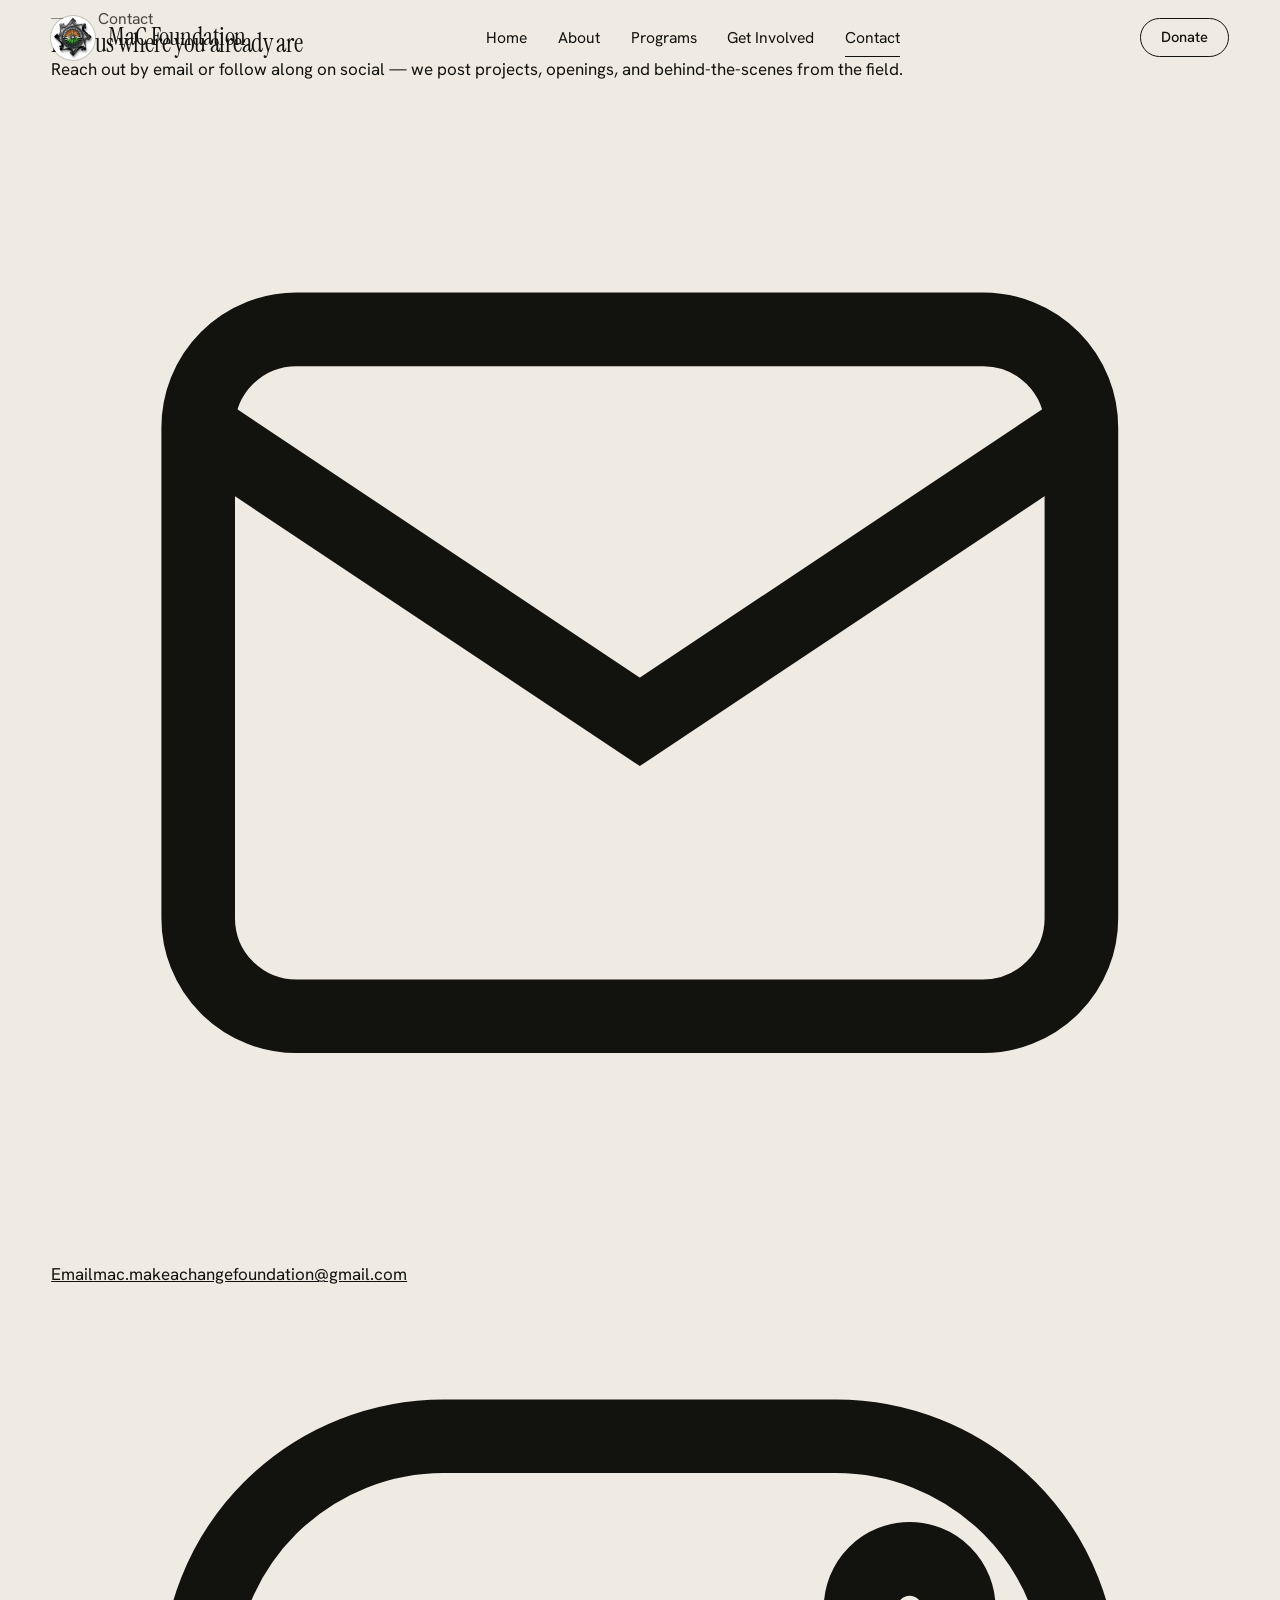
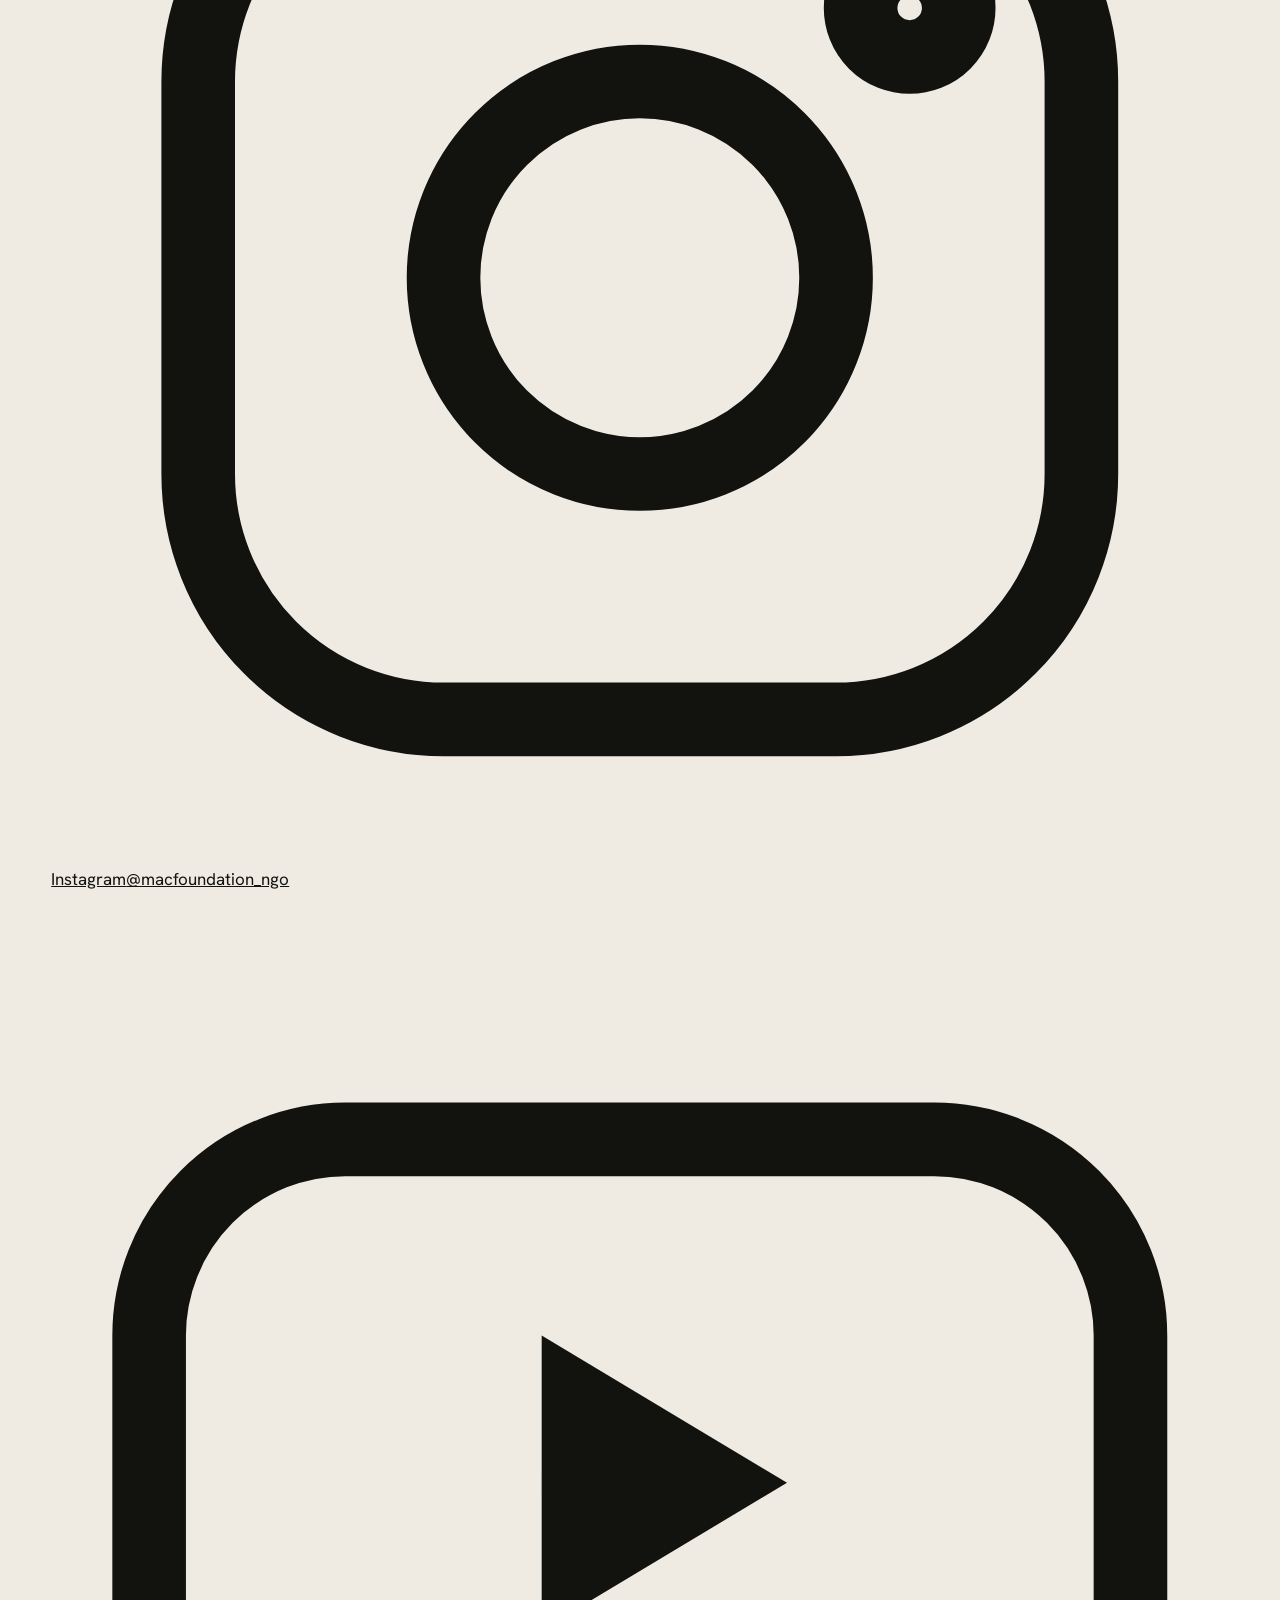
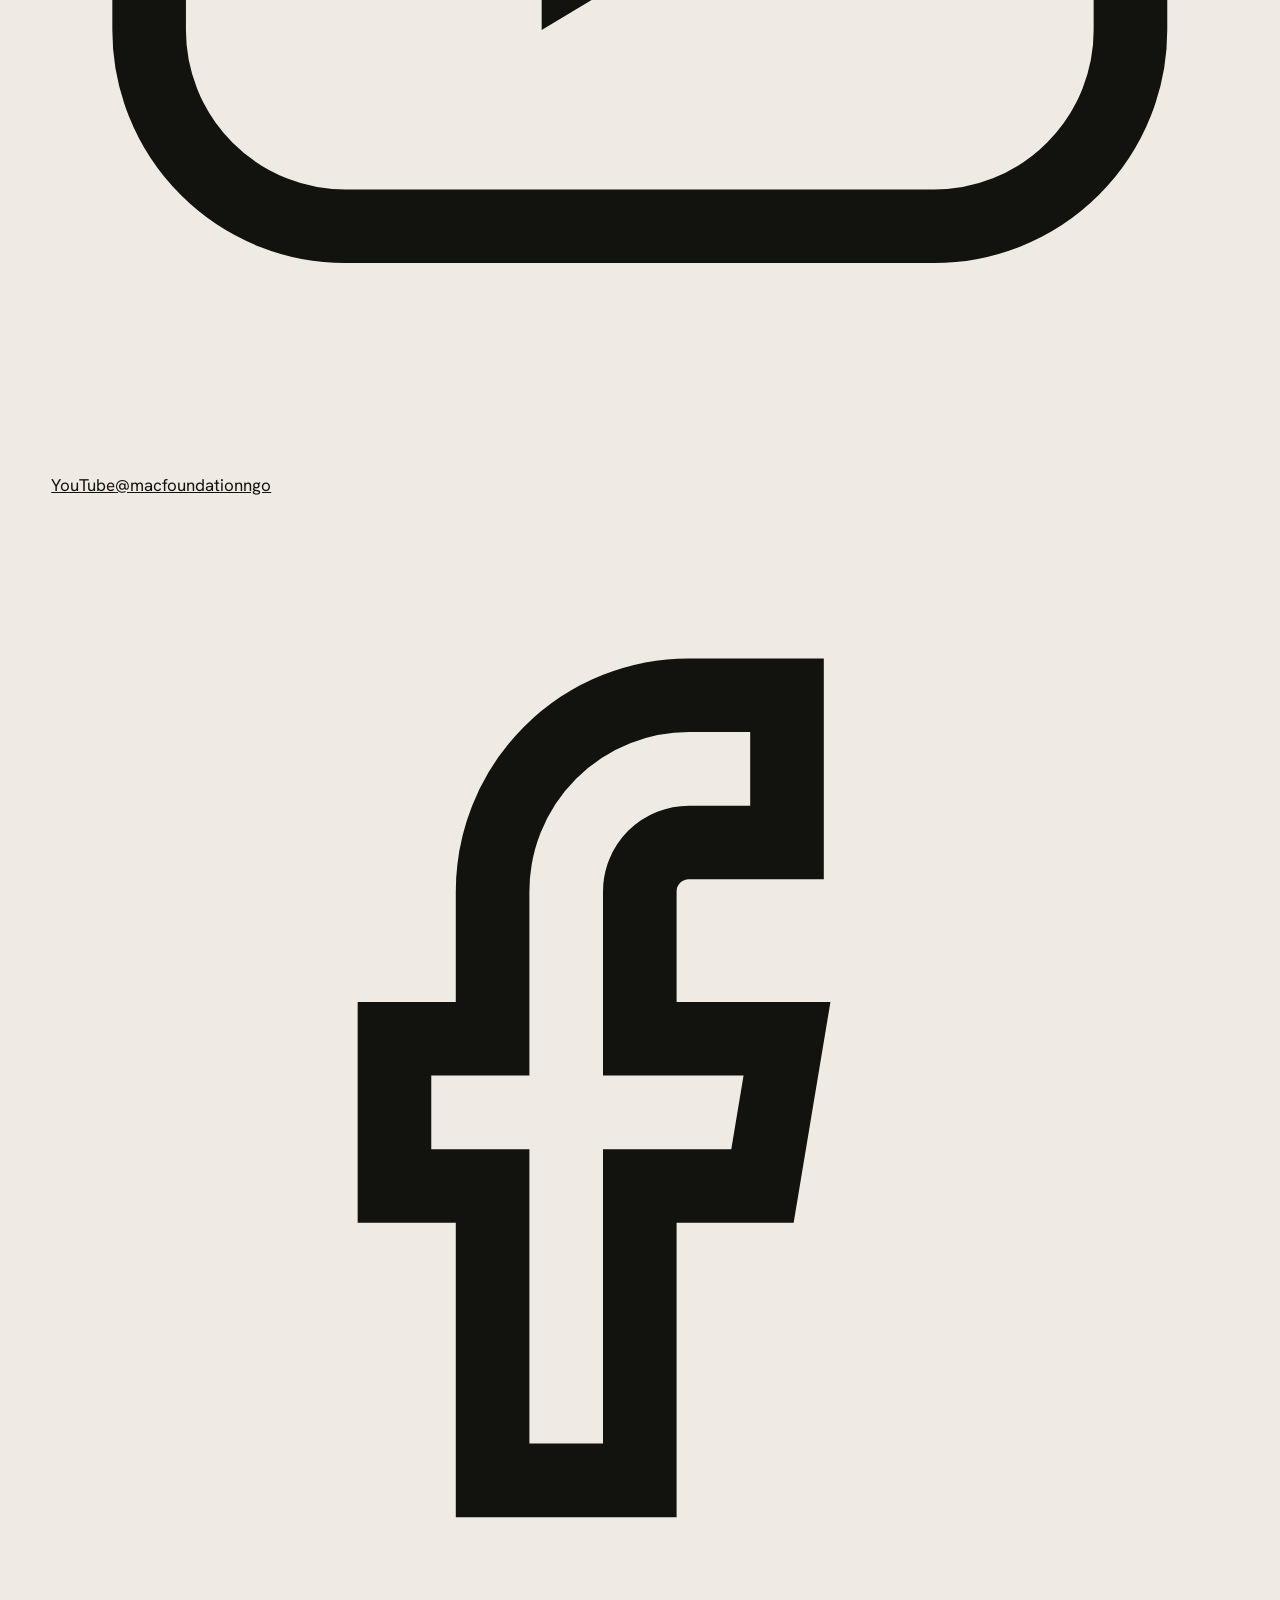
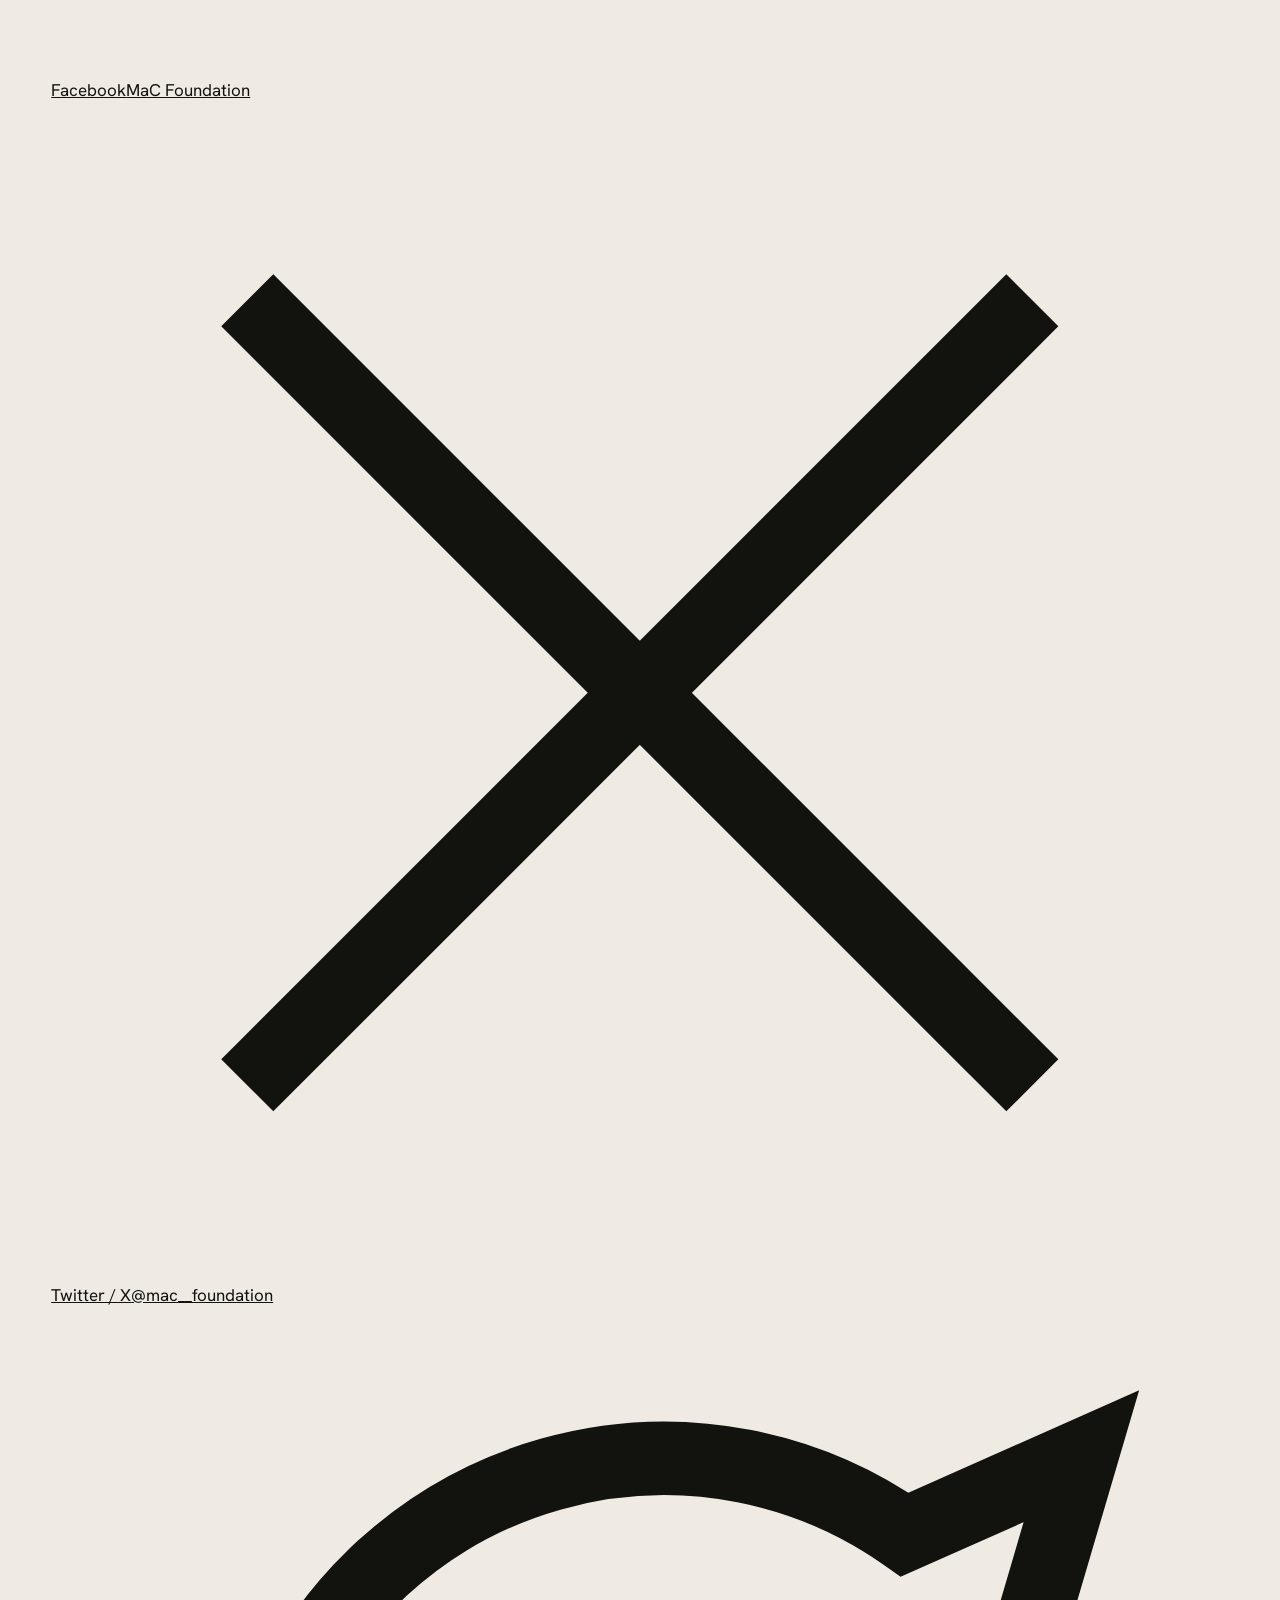
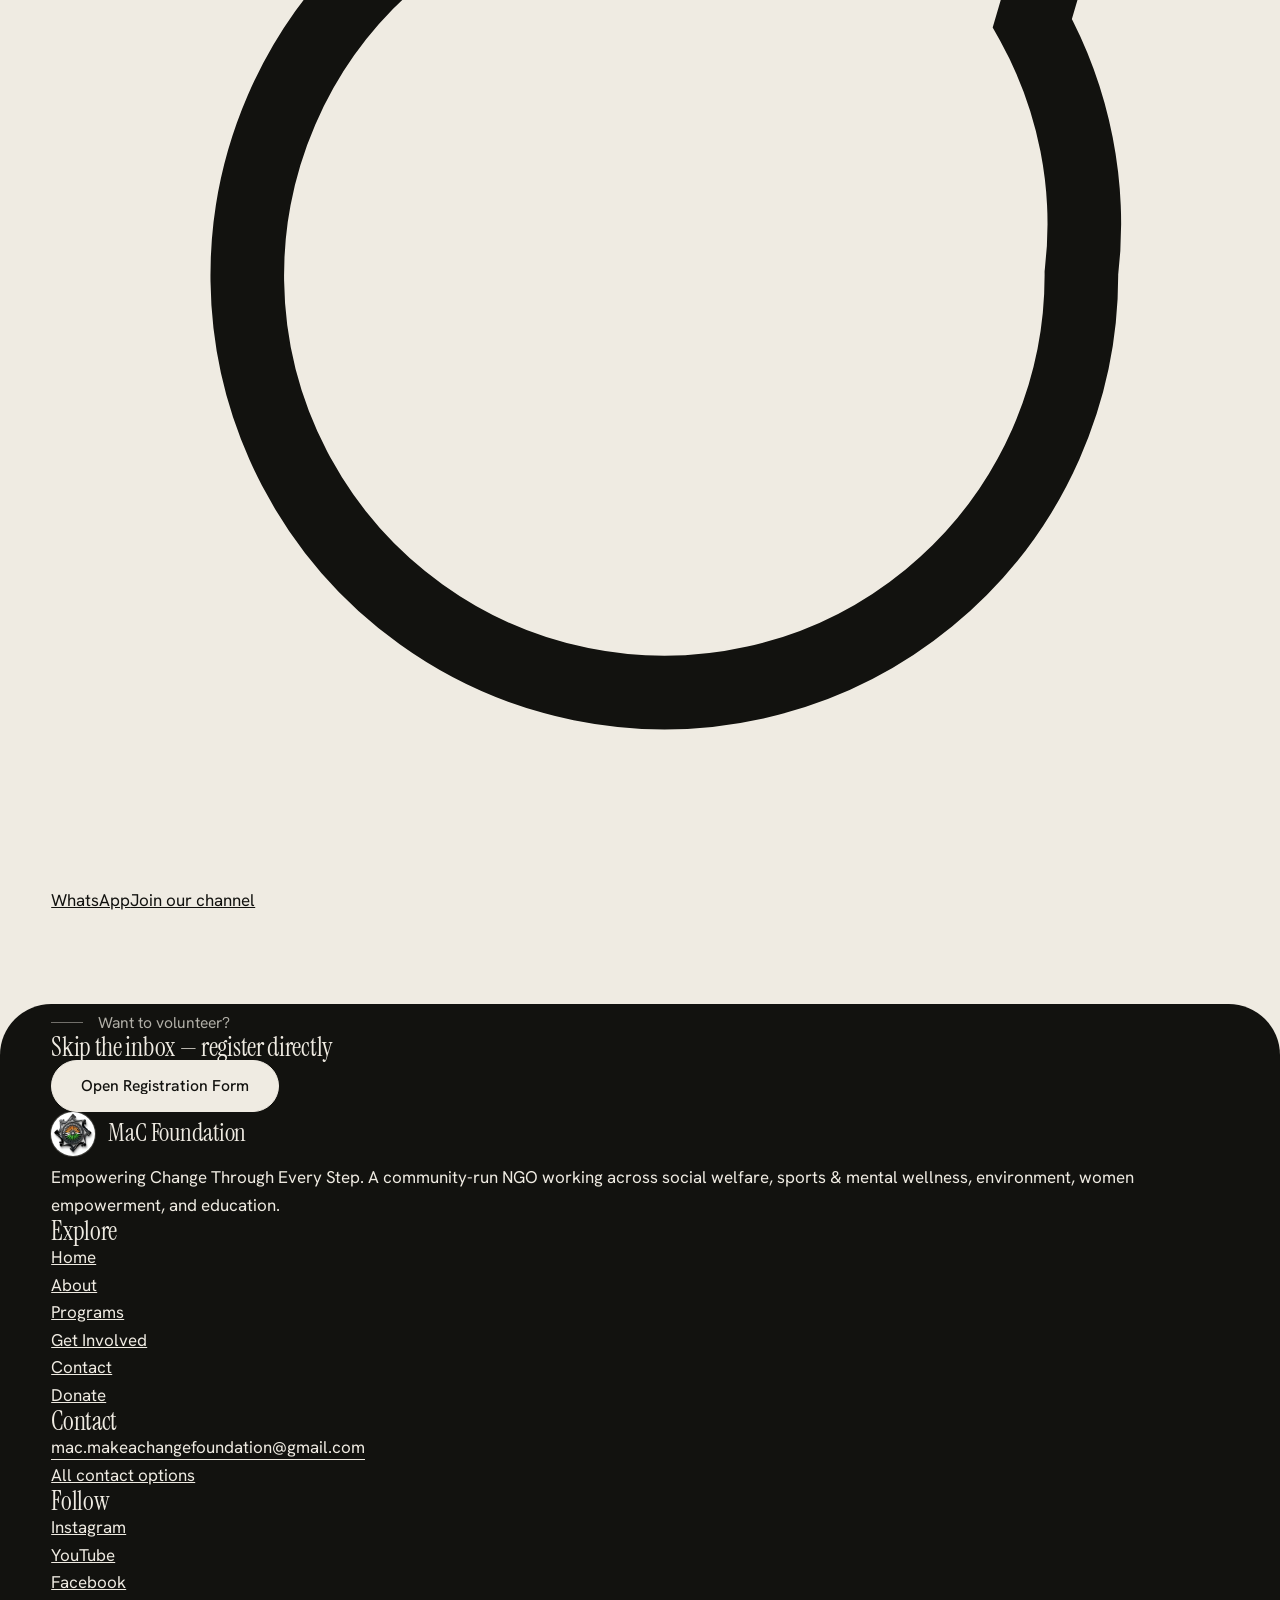
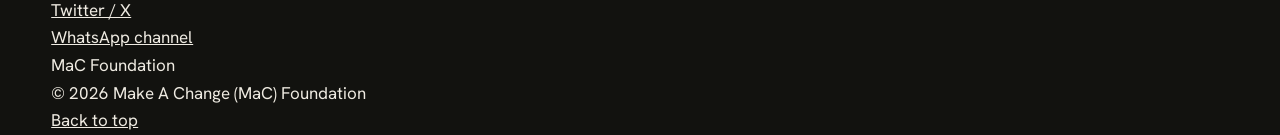
<file: contact.html>
<!DOCTYPE html>
<html lang="en">
<head>
<meta charset="UTF-8">
<meta name="viewport" content="width=device-width, initial-scale=1">
<title>Contact — MaC Foundation</title>
<meta name="description" content="Connect with MaC Foundation via email, Instagram, YouTube, Facebook, Twitter/X, or WhatsApp.">
<meta name="theme-color" content="#EFEBE2">
<meta property="og:type" content="website">
<meta property="og:title" content="Contact — MaC Foundation">
<meta property="og:description" content="Connect with MaC Foundation via email, Instagram, YouTube, Facebook, Twitter/X, or WhatsApp.">
<link rel="icon" href="assets/logo.jpg">
<link rel="preconnect" href="https://fonts.googleapis.com">
<link rel="preconnect" href="https://fonts.gstatic.com" crossorigin>
<link href="https://fonts.googleapis.com/css2?family=Hanken+Grotesk:wght@400;500;600&amp;family=Instrument+Serif:ital@0;1&amp;display=swap" rel="stylesheet">
<link rel="stylesheet" href="assets/style.css">
<script>document.documentElement.classList.add('js')</script>
<script src="assets/script.js" defer></script>
</head>
<body id="top">
<a class="skip" href="#main">Skip to content</a>
<header class="hdr" id="hdr">
  <div class="wrap hdr-in">
    <a class="brand" href="index.html">
      <img src="assets/logo.jpg" alt="" width="44" height="44">
      <span class="brand-name">MaC Foundation</span>
    </a>
    <nav class="nav" aria-label="Primary"><a href="index.html">Home</a><a href="about.html">About</a><a href="programs.html">Programs</a><a href="get-involved.html">Get Involved</a><a href="contact.html" aria-current="page">Contact</a></nav>
    <div class="hdr-r">
      <a class="btn btn-ghost btn-sm" href="donate.html"><span class="t"><span>Donate</span><span aria-hidden="true">Donate</span></span></a>
      <button class="menu-btn" type="button" aria-expanded="false" aria-controls="menu"><span class="mb-t">Menu</span><span class="mb-i" aria-hidden="true"></span></button>
    </div>
  </div>
  <div class="progress" aria-hidden="true"><i></i></div>
</header>
<div class="menu" id="menu">
  <nav aria-label="Mobile"><a class="m-link" style="--i:0" href="index.html">Home</a><a class="m-link" style="--i:1" href="about.html">About</a><a class="m-link" style="--i:2" href="programs.html">Programs</a><a class="m-link" style="--i:3" href="get-involved.html">Get Involved</a><a class="m-link" style="--i:4" href="contact.html" aria-current="page">Contact</a><a class="m-link" style="--i:5" href="donate.html">Donate</a></nav>
  <div class="menu-foot">
    <a href="mailto:mac.makeachangefoundation@gmail.com">mac.makeachangefoundation@gmail.com</a>
  </div>
</div>
<main id="main">
<section class="page-hero">
  <div class="wrap">
    <p class="label rv">Contact</p>
    <h1 data-split>Find us where you already are</h1>
    <div class="page-intro g12"><p class="rv" style="--d:.3s">Reach out by email or follow along on social — we post projects, openings, and behind-the-scenes from the field.</p></div>
  </div>
</section>
<section class="sec" style="padding-top:0">
  <div class="wrap">
    <div class="ct-list">
      <a class="ct rv" href="mailto:mac.makeachangefoundation@gmail.com">
        <svg viewBox="0 0 24 24" fill="none" stroke="currentColor" stroke-width="1.5" aria-hidden="true"><rect x="3" y="5" width="18" height="14" rx="2"/><path d="M3 7l9 6 9-6"/></svg>
        <span><span class="lbl">Email</span><span class="val">mac.makeachangefoundation@gmail.com</span></span>
      </a>
      <a class="ct rv" href="https://www.instagram.com/macfoundation_ngo?igsh=dXZ3bWJzcTluMWpu" target="_blank" rel="noopener noreferrer">
        <svg viewBox="0 0 24 24" fill="none" stroke="currentColor" stroke-width="1.5" aria-hidden="true"><rect x="3" y="3" width="18" height="18" rx="5"/><circle cx="12" cy="12" r="4"/><circle cx="17.5" cy="6.5" r="1"/></svg>
        <span><span class="lbl">Instagram</span><span class="val">@macfoundation_ngo</span><span class="sr-only"> (opens in a new tab)</span></span>
      </a>
      <a class="ct rv" href="https://youtube.com/@macfoundationngo?si=JVapJyybpXSwCKyN" target="_blank" rel="noopener noreferrer">
        <svg viewBox="0 0 24 24" fill="none" stroke="currentColor" stroke-width="1.5" aria-hidden="true"><rect x="2" y="5" width="20" height="14" rx="4"/><path d="M10 9l5 3-5 3z" fill="currentColor" stroke="none"/></svg>
        <span><span class="lbl">YouTube</span><span class="val">@macfoundationngo</span><span class="sr-only"> (opens in a new tab)</span></span>
      </a>
      <a class="ct rv" href="https://www.facebook.com/share/1N3viEQhNg/" target="_blank" rel="noopener noreferrer">
        <svg viewBox="0 0 24 24" fill="none" stroke="currentColor" stroke-width="1.5" aria-hidden="true"><path d="M15 4h-2a4 4 0 0 0-4 4v3H7v3h2v6h3v-6h2.5l.5-3H12V8a1 1 0 0 1 1-1h2z"/></svg>
        <span><span class="lbl">Facebook</span><span class="val">MaC Foundation</span><span class="sr-only"> (opens in a new tab)</span></span>
      </a>
      <a class="ct rv" href="https://x.com/mac__foundation" target="_blank" rel="noopener noreferrer">
        <svg viewBox="0 0 24 24" fill="none" stroke="currentColor" stroke-width="1.5" aria-hidden="true"><path d="M4 4l16 16M20 4L4 20"/></svg>
        <span><span class="lbl">Twitter / X</span><span class="val">@mac__foundation</span><span class="sr-only"> (opens in a new tab)</span></span>
      </a>
      <a class="ct rv" href="https://whatsapp.com/channel/0029VbAyIFsGE56fdyL5jf0V" target="_blank" rel="noopener noreferrer">
        <svg viewBox="0 0 24 24" fill="none" stroke="currentColor" stroke-width="1.5" aria-hidden="true"><path d="M21 11.5a8.5 8.5 0 1 1-3.6-6.9L21 3l-1 3.4A8.46 8.46 0 0 1 21 11.5z"/></svg>
        <span><span class="lbl">WhatsApp</span><span class="val">Join our channel</span><span class="sr-only"> (opens in a new tab)</span></span>
      </a>
    </div>
  </div>
</section>

<section class="cta-s sheet" data-theme="dark">
  <div class="wrap">
    <p class="label">Want to volunteer?</p>
    <h2 data-split>Skip the inbox — register directly</h2>
    
    <a class="btn " href="https://docs.google.com/forms/d/e/1FAIpQLSfW98B5haho9LvxrbwwzlAPbi4ExffO91Ml_QFrFjEGPkQFaA/viewform" target="_blank" rel="noopener noreferrer"><span class="t"><span>Open Registration Form</span><span aria-hidden="true">Open Registration Form</span></span><span class="sr-only"> (opens in a new tab)</span></a>
    
  </div>
</section>
</main>
<footer class="ftr" data-theme="dark">
  <div class="wrap">
    <div class="ftr-top g12">
      <div class="ftr-brand">
        <a class="brand" href="index.html">
          <img src="assets/logo.jpg" alt="" width="44" height="44" loading="lazy">
          <span class="brand-name">MaC Foundation</span>
        </a>
        <p class="ftr-tag">Empowering Change Through Every Step. A community-run NGO working across social welfare, sports &amp; mental wellness, environment, women empowerment, and education.</p>
      </div>
      <nav class="ftr-col ftr-c1" aria-label="Footer"><h2>Explore</h2><ul><li><a href="index.html">Home</a></li><li><a href="about.html">About</a></li><li><a href="programs.html">Programs</a></li><li><a href="get-involved.html">Get Involved</a></li><li><a href="contact.html">Contact</a></li><li><a href="donate.html">Donate</a></li></ul></nav>
      <div class="ftr-col ftr-c2"><h2>Contact</h2><ul><li><a class="ulink" href="mailto:mac.makeachangefoundation@gmail.com">mac.makeachangefoundation@gmail.com</a></li><li><a href="contact.html">All contact options</a></li></ul></div>
      <div class="ftr-col ftr-c3"><h2>Follow</h2><ul><li><a href="https://www.instagram.com/macfoundation_ngo?igsh=dXZ3bWJzcTluMWpu" target="_blank" rel="noopener noreferrer">Instagram<span class="sr-only"> (opens in a new tab)</span></a></li><li><a href="https://youtube.com/@macfoundationngo?si=JVapJyybpXSwCKyN" target="_blank" rel="noopener noreferrer">YouTube<span class="sr-only"> (opens in a new tab)</span></a></li><li><a href="https://www.facebook.com/share/1N3viEQhNg/" target="_blank" rel="noopener noreferrer">Facebook<span class="sr-only"> (opens in a new tab)</span></a></li><li><a href="https://x.com/mac__foundation" target="_blank" rel="noopener noreferrer">Twitter / X<span class="sr-only"> (opens in a new tab)</span></a></li><li><a href="https://whatsapp.com/channel/0029VbAyIFsGE56fdyL5jf0V" target="_blank" rel="noopener noreferrer">WhatsApp channel<span class="sr-only"> (opens in a new tab)</span></a></li></ul></div>
    </div>
    <div class="ftr-word" aria-hidden="true">MaC Foundation</div>
    <div class="ftr-bottom">
      <p>© 2026 Make A Change (MaC) Foundation</p>
      <a href="#top">Back to top</a>
    </div>
  </div>
</footer>
</body>
</html>
</file>
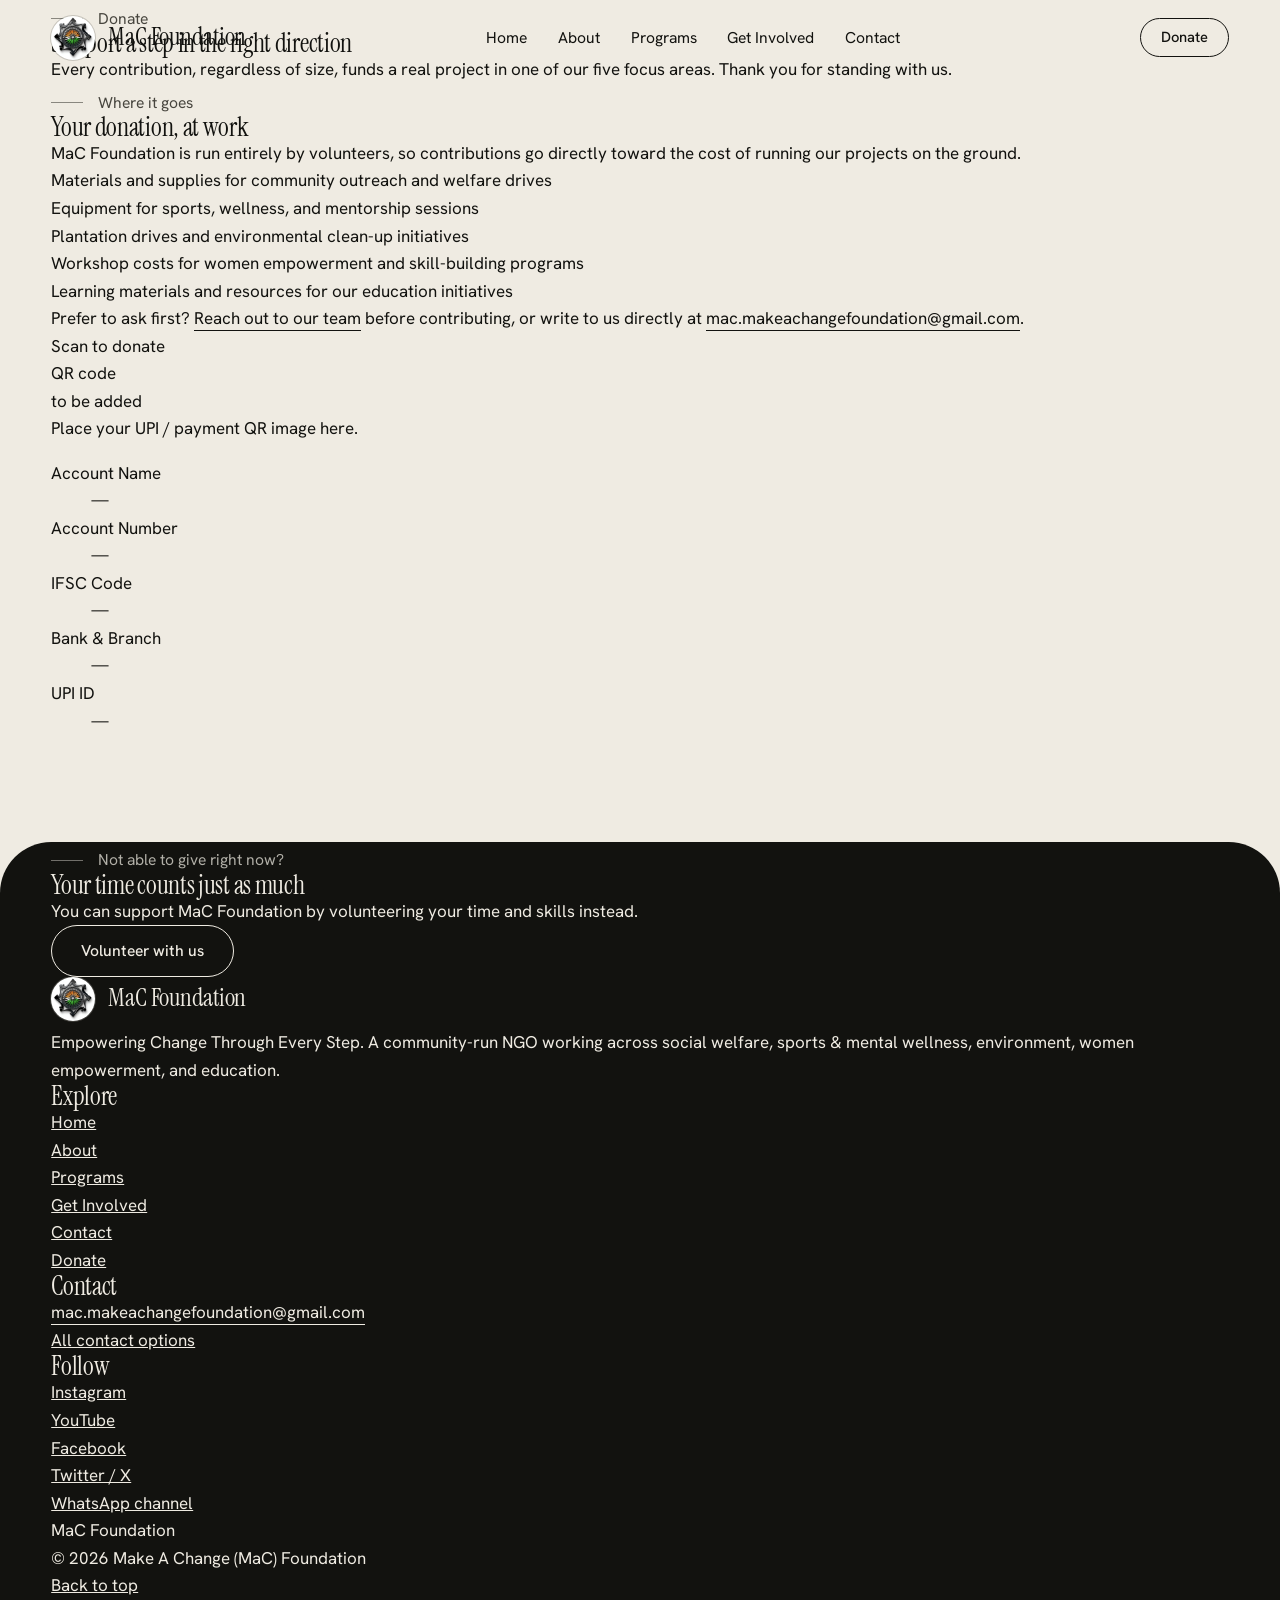
<file: donate.html>
<!DOCTYPE html>
<html lang="en">
<head>
<meta charset="UTF-8">
<meta name="viewport" content="width=device-width, initial-scale=1">
<title>Donate — MaC Foundation</title>
<meta name="description" content="Support Make A Change (MaC) Foundation's work in Social Welfare, Sports &amp; Mental Wellness, Environment, Women Empowerment, and Education.">
<meta name="theme-color" content="#EFEBE2">
<meta property="og:type" content="website">
<meta property="og:title" content="Donate — MaC Foundation">
<meta property="og:description" content="Support Make A Change (MaC) Foundation's work in Social Welfare, Sports &amp; Mental Wellness, Environment, Women Empowerment, and Education.">
<link rel="icon" href="assets/logo.jpg">
<link rel="preconnect" href="https://fonts.googleapis.com">
<link rel="preconnect" href="https://fonts.gstatic.com" crossorigin>
<link href="https://fonts.googleapis.com/css2?family=Hanken+Grotesk:wght@400;500;600&amp;family=Instrument+Serif:ital@0;1&amp;display=swap" rel="stylesheet">
<link rel="stylesheet" href="assets/style.css">
<script>document.documentElement.classList.add('js')</script>
<script src="assets/script.js" defer></script>
</head>
<body id="top">
<a class="skip" href="#main">Skip to content</a>
<header class="hdr" id="hdr">
  <div class="wrap hdr-in">
    <a class="brand" href="index.html">
      <img src="assets/logo.jpg" alt="" width="44" height="44">
      <span class="brand-name">MaC Foundation</span>
    </a>
    <nav class="nav" aria-label="Primary"><a href="index.html">Home</a><a href="about.html">About</a><a href="programs.html">Programs</a><a href="get-involved.html">Get Involved</a><a href="contact.html">Contact</a></nav>
    <div class="hdr-r">
      <a class="btn btn-ghost btn-sm" href="donate.html" aria-current="page"><span class="t"><span>Donate</span><span aria-hidden="true">Donate</span></span></a>
      <button class="menu-btn" type="button" aria-expanded="false" aria-controls="menu"><span class="mb-t">Menu</span><span class="mb-i" aria-hidden="true"></span></button>
    </div>
  </div>
  <div class="progress" aria-hidden="true"><i></i></div>
</header>
<div class="menu" id="menu">
  <nav aria-label="Mobile"><a class="m-link" style="--i:0" href="index.html">Home</a><a class="m-link" style="--i:1" href="about.html">About</a><a class="m-link" style="--i:2" href="programs.html">Programs</a><a class="m-link" style="--i:3" href="get-involved.html">Get Involved</a><a class="m-link" style="--i:4" href="contact.html">Contact</a><a class="m-link" style="--i:5" href="donate.html" aria-current="page">Donate</a></nav>
  <div class="menu-foot">
    <a href="mailto:mac.makeachangefoundation@gmail.com">mac.makeachangefoundation@gmail.com</a>
  </div>
</div>
<main id="main">
<section class="page-hero">
  <div class="wrap">
    <p class="label rv">Donate</p>
    <h1 data-split>Support a step in the right direction</h1>
    <div class="page-intro g12"><p class="rv" style="--d:.3s">Every contribution, regardless of size, funds a real project in one of our five focus areas. Thank you for standing with us.</p></div>
  </div>
</section>
<section class="sec" style="padding-top:0">
  <div class="wrap">
    <div class="donate-grid g12">
      <div class="donate-info rv">
        <p class="label">Where it goes</p>
        <h2>Your donation, at work</h2>
        <p>MaC Foundation is run entirely by volunteers, so contributions go directly toward the cost of running our projects on the ground.</p>
        <ul>
          <li>Materials and supplies for community outreach and welfare drives</li>
          <li>Equipment for sports, wellness, and mentorship sessions</li>
          <li>Plantation drives and environmental clean-up initiatives</li>
          <li>Workshop costs for women empowerment and skill-building programs</li>
          <li>Learning materials and resources for our education initiatives</li>
        </ul>
        <p>Prefer to ask first? <a class="ulink" href="contact.html">Reach out to our team</a> before contributing, or write to us directly at <a class="ulink" href="mailto:mac.makeachangefoundation@gmail.com">mac.makeachangefoundation@gmail.com</a>.</p>
      </div>
      <div class="donate-side rv">
        <div class="qr-panel">
          <p class="qr-label">Scan to donate</p>
          <!-- Replace the .qr-box below with: <img src="assets/qr.png" alt="UPI payment QR code" width="288" height="288"> -->
          <div class="qr-box"><span>QR code<br>to be added</span></div>
          <p class="qr-note">Place your UPI / payment QR image here.</p>
        </div>
        <dl class="bank">
          <div><dt>Account Name</dt><dd>—</dd></div>
          <div><dt>Account Number</dt><dd>—</dd></div>
          <div><dt>IFSC Code</dt><dd>—</dd></div>
          <div><dt>Bank &amp; Branch</dt><dd>—</dd></div>
          <div><dt>UPI ID</dt><dd>—</dd></div>
        </dl>
      </div>
    </div>
  </div>
</section>

<section class="cta-s sheet" data-theme="dark">
  <div class="wrap">
    <p class="label">Not able to give right now?</p>
    <h2 data-split>Your time counts just as much</h2>
    <p class="rv">You can support MaC Foundation by volunteering your time and skills instead.</p>
    <a class="btn btn-ghost" href="get-involved.html"><span class="t"><span>Volunteer with us</span><span aria-hidden="true">Volunteer with us</span></span></a>
    
  </div>
</section>
</main>
<footer class="ftr" data-theme="dark">
  <div class="wrap">
    <div class="ftr-top g12">
      <div class="ftr-brand">
        <a class="brand" href="index.html">
          <img src="assets/logo.jpg" alt="" width="44" height="44" loading="lazy">
          <span class="brand-name">MaC Foundation</span>
        </a>
        <p class="ftr-tag">Empowering Change Through Every Step. A community-run NGO working across social welfare, sports &amp; mental wellness, environment, women empowerment, and education.</p>
      </div>
      <nav class="ftr-col ftr-c1" aria-label="Footer"><h2>Explore</h2><ul><li><a href="index.html">Home</a></li><li><a href="about.html">About</a></li><li><a href="programs.html">Programs</a></li><li><a href="get-involved.html">Get Involved</a></li><li><a href="contact.html">Contact</a></li><li><a href="donate.html">Donate</a></li></ul></nav>
      <div class="ftr-col ftr-c2"><h2>Contact</h2><ul><li><a class="ulink" href="mailto:mac.makeachangefoundation@gmail.com">mac.makeachangefoundation@gmail.com</a></li><li><a href="contact.html">All contact options</a></li></ul></div>
      <div class="ftr-col ftr-c3"><h2>Follow</h2><ul><li><a href="https://www.instagram.com/macfoundation_ngo?igsh=dXZ3bWJzcTluMWpu" target="_blank" rel="noopener noreferrer">Instagram<span class="sr-only"> (opens in a new tab)</span></a></li><li><a href="https://youtube.com/@macfoundationngo?si=JVapJyybpXSwCKyN" target="_blank" rel="noopener noreferrer">YouTube<span class="sr-only"> (opens in a new tab)</span></a></li><li><a href="https://www.facebook.com/share/1N3viEQhNg/" target="_blank" rel="noopener noreferrer">Facebook<span class="sr-only"> (opens in a new tab)</span></a></li><li><a href="https://x.com/mac__foundation" target="_blank" rel="noopener noreferrer">Twitter / X<span class="sr-only"> (opens in a new tab)</span></a></li><li><a href="https://whatsapp.com/channel/0029VbAyIFsGE56fdyL5jf0V" target="_blank" rel="noopener noreferrer">WhatsApp channel<span class="sr-only"> (opens in a new tab)</span></a></li></ul></div>
    </div>
    <div class="ftr-word" aria-hidden="true">MaC Foundation</div>
    <div class="ftr-bottom">
      <p>© 2026 Make A Change (MaC) Foundation</p>
      <a href="#top">Back to top</a>
    </div>
  </div>
</footer>
</body>
</html>
</file>
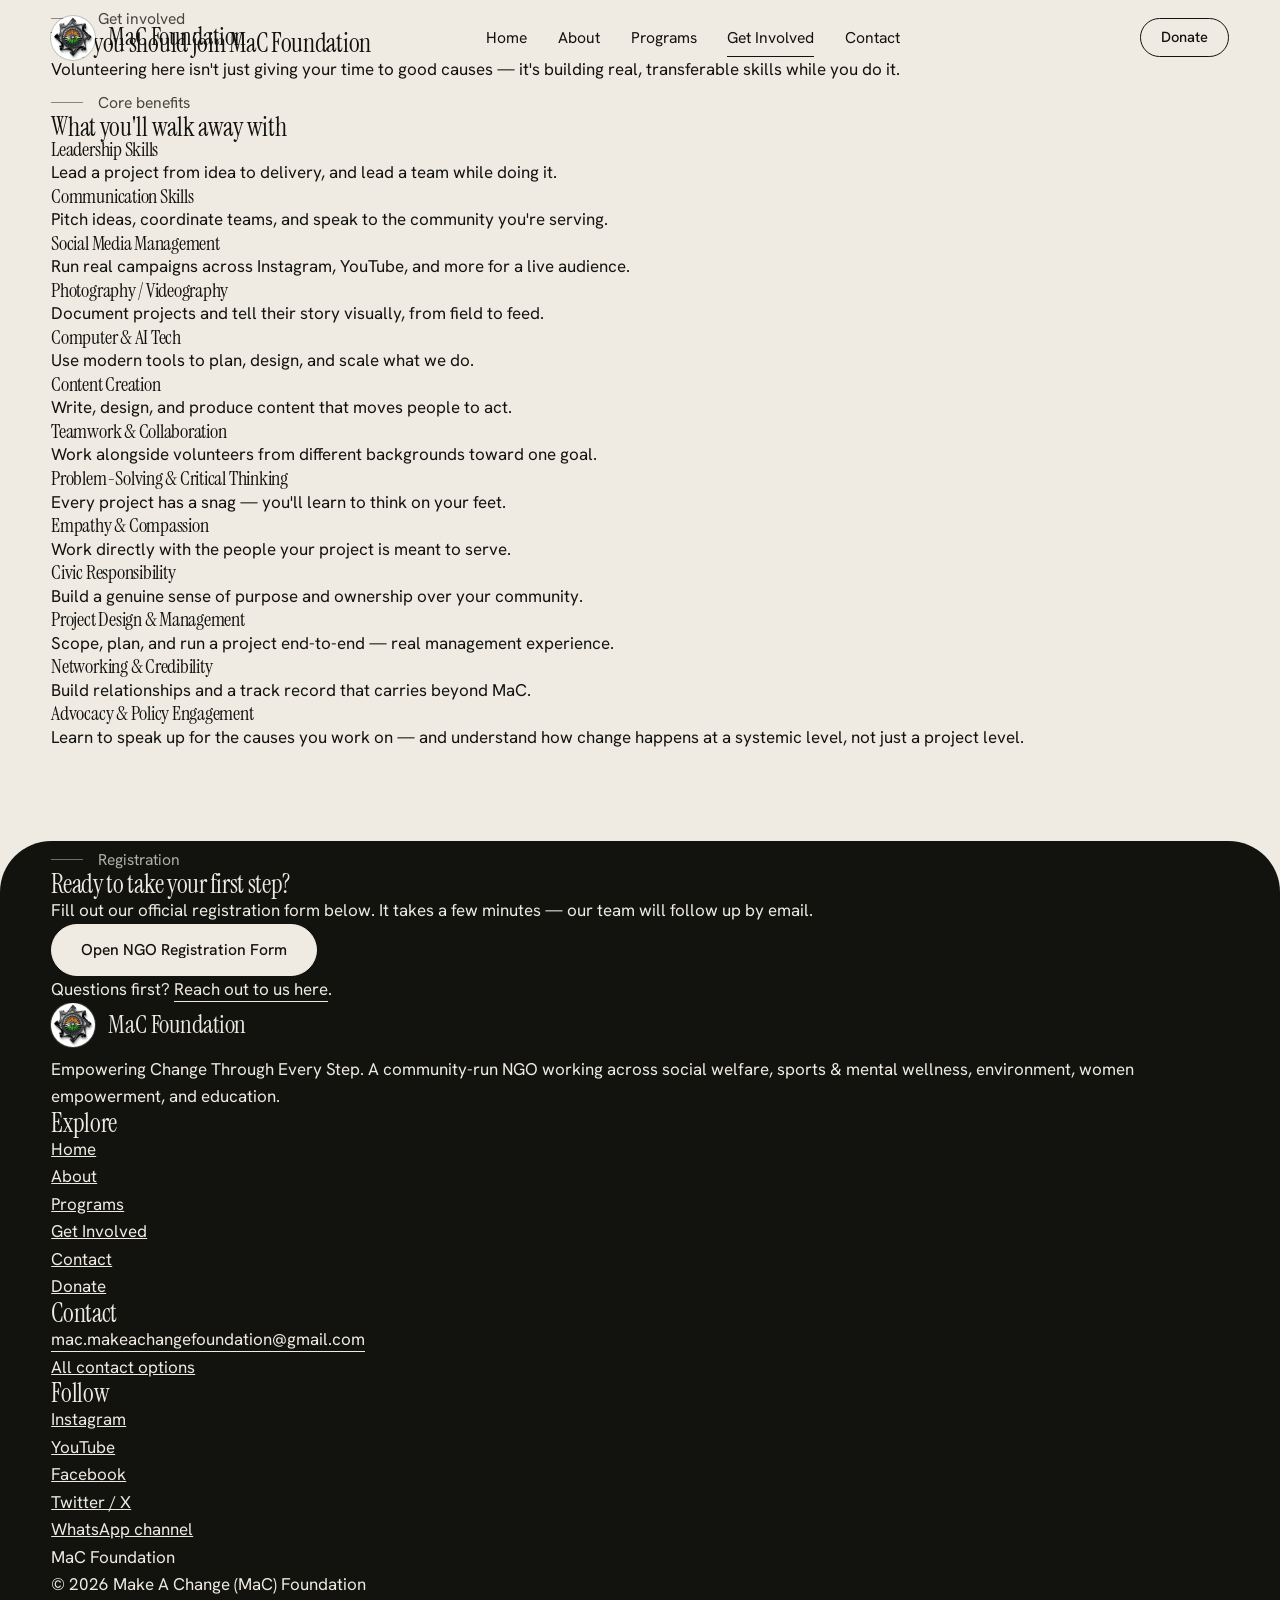
<file: get-involved.html>
<!DOCTYPE html>
<html lang="en">
<head>
<meta charset="UTF-8">
<meta name="viewport" content="width=device-width, initial-scale=1">
<title>Get Involved — MaC Foundation</title>
<meta name="description" content="Join MaC Foundation. See the skills you'll build and register to volunteer.">
<meta name="theme-color" content="#EFEBE2">
<meta property="og:type" content="website">
<meta property="og:title" content="Get Involved — MaC Foundation">
<meta property="og:description" content="Join MaC Foundation. See the skills you'll build and register to volunteer.">
<link rel="icon" href="assets/logo.jpg">
<link rel="preconnect" href="https://fonts.googleapis.com">
<link rel="preconnect" href="https://fonts.gstatic.com" crossorigin>
<link href="https://fonts.googleapis.com/css2?family=Hanken+Grotesk:wght@400;500;600&amp;family=Instrument+Serif:ital@0;1&amp;display=swap" rel="stylesheet">
<link rel="stylesheet" href="assets/style.css">
<script>document.documentElement.classList.add('js')</script>
<script src="assets/script.js" defer></script>
</head>
<body id="top">
<a class="skip" href="#main">Skip to content</a>
<header class="hdr" id="hdr">
  <div class="wrap hdr-in">
    <a class="brand" href="index.html">
      <img src="assets/logo.jpg" alt="" width="44" height="44">
      <span class="brand-name">MaC Foundation</span>
    </a>
    <nav class="nav" aria-label="Primary"><a href="index.html">Home</a><a href="about.html">About</a><a href="programs.html">Programs</a><a href="get-involved.html" aria-current="page">Get Involved</a><a href="contact.html">Contact</a></nav>
    <div class="hdr-r">
      <a class="btn btn-ghost btn-sm" href="donate.html"><span class="t"><span>Donate</span><span aria-hidden="true">Donate</span></span></a>
      <button class="menu-btn" type="button" aria-expanded="false" aria-controls="menu"><span class="mb-t">Menu</span><span class="mb-i" aria-hidden="true"></span></button>
    </div>
  </div>
  <div class="progress" aria-hidden="true"><i></i></div>
</header>
<div class="menu" id="menu">
  <nav aria-label="Mobile"><a class="m-link" style="--i:0" href="index.html">Home</a><a class="m-link" style="--i:1" href="about.html">About</a><a class="m-link" style="--i:2" href="programs.html">Programs</a><a class="m-link" style="--i:3" href="get-involved.html" aria-current="page">Get Involved</a><a class="m-link" style="--i:4" href="contact.html">Contact</a><a class="m-link" style="--i:5" href="donate.html">Donate</a></nav>
  <div class="menu-foot">
    <a href="mailto:mac.makeachangefoundation@gmail.com">mac.makeachangefoundation@gmail.com</a>
  </div>
</div>
<main id="main">
<section class="page-hero">
  <div class="wrap">
    <p class="label rv">Get involved</p>
    <h1 data-split>Why you should join MaC Foundation</h1>
    <div class="page-intro g12"><p class="rv" style="--d:.3s">Volunteering here isn't just giving your time to good causes — it's building real, transferable skills while you do it.</p></div>
  </div>
</section>
<section class="sec" style="padding-top:0">
  <div class="wrap">
    <div class="steps-head">
      <p class="label">Core benefits</p>
      <h2 data-split>What you'll walk away with</h2>
    </div>
    <div class="bn-list">
      <div class="bn rv"><h3>Leadership Skills</h3><p>Lead a project from idea to delivery, and lead a team while doing it.</p></div>
      <div class="bn rv"><h3>Communication Skills</h3><p>Pitch ideas, coordinate teams, and speak to the community you're serving.</p></div>
      <div class="bn rv"><h3>Social Media Management</h3><p>Run real campaigns across Instagram, YouTube, and more for a live audience.</p></div>
      <div class="bn rv"><h3>Photography / Videography</h3><p>Document projects and tell their story visually, from field to feed.</p></div>
      <div class="bn rv"><h3>Computer &amp; AI Tech</h3><p>Use modern tools to plan, design, and scale what we do.</p></div>
      <div class="bn rv"><h3>Content Creation</h3><p>Write, design, and produce content that moves people to act.</p></div>
      <div class="bn rv"><h3>Teamwork &amp; Collaboration</h3><p>Work alongside volunteers from different backgrounds toward one goal.</p></div>
      <div class="bn rv"><h3>Problem-Solving &amp; Critical Thinking</h3><p>Every project has a snag — you'll learn to think on your feet.</p></div>
      <div class="bn rv"><h3>Empathy &amp; Compassion</h3><p>Work directly with the people your project is meant to serve.</p></div>
      <div class="bn rv"><h3>Civic Responsibility</h3><p>Build a genuine sense of purpose and ownership over your community.</p></div>
      <div class="bn rv"><h3>Project Design &amp; Management</h3><p>Scope, plan, and run a project end-to-end — real management experience.</p></div>
      <div class="bn rv"><h3>Networking &amp; Credibility</h3><p>Build relationships and a track record that carries beyond MaC.</p></div>
      <div class="bn rv"><h3>Advocacy &amp; Policy Engagement</h3><p>Learn to speak up for the causes you work on — and understand how change happens at a systemic level, not just a project level.</p></div>
    </div>
  </div>
</section>

<section class="cta-s sheet" data-theme="dark">
  <div class="wrap">
    <p class="label">Registration</p>
    <h2 data-split>Ready to take your first step?</h2>
    <p class="rv">Fill out our official registration form below. It takes a few minutes — our team will follow up by email.</p>
    <a class="btn " href="https://docs.google.com/forms/d/e/1FAIpQLSfW98B5haho9LvxrbwwzlAPbi4ExffO91Ml_QFrFjEGPkQFaA/viewform" target="_blank" rel="noopener noreferrer"><span class="t"><span>Open NGO Registration Form</span><span aria-hidden="true">Open NGO Registration Form</span></span><span class="sr-only"> (opens in a new tab)</span></a>
    <p class="note rv">Questions first? <a class="ulink" href="contact.html">Reach out to us here</a>.</p>
  </div>
</section>
</main>
<footer class="ftr" data-theme="dark">
  <div class="wrap">
    <div class="ftr-top g12">
      <div class="ftr-brand">
        <a class="brand" href="index.html">
          <img src="assets/logo.jpg" alt="" width="44" height="44" loading="lazy">
          <span class="brand-name">MaC Foundation</span>
        </a>
        <p class="ftr-tag">Empowering Change Through Every Step. A community-run NGO working across social welfare, sports &amp; mental wellness, environment, women empowerment, and education.</p>
      </div>
      <nav class="ftr-col ftr-c1" aria-label="Footer"><h2>Explore</h2><ul><li><a href="index.html">Home</a></li><li><a href="about.html">About</a></li><li><a href="programs.html">Programs</a></li><li><a href="get-involved.html">Get Involved</a></li><li><a href="contact.html">Contact</a></li><li><a href="donate.html">Donate</a></li></ul></nav>
      <div class="ftr-col ftr-c2"><h2>Contact</h2><ul><li><a class="ulink" href="mailto:mac.makeachangefoundation@gmail.com">mac.makeachangefoundation@gmail.com</a></li><li><a href="contact.html">All contact options</a></li></ul></div>
      <div class="ftr-col ftr-c3"><h2>Follow</h2><ul><li><a href="https://www.instagram.com/macfoundation_ngo?igsh=dXZ3bWJzcTluMWpu" target="_blank" rel="noopener noreferrer">Instagram<span class="sr-only"> (opens in a new tab)</span></a></li><li><a href="https://youtube.com/@macfoundationngo?si=JVapJyybpXSwCKyN" target="_blank" rel="noopener noreferrer">YouTube<span class="sr-only"> (opens in a new tab)</span></a></li><li><a href="https://www.facebook.com/share/1N3viEQhNg/" target="_blank" rel="noopener noreferrer">Facebook<span class="sr-only"> (opens in a new tab)</span></a></li><li><a href="https://x.com/mac__foundation" target="_blank" rel="noopener noreferrer">Twitter / X<span class="sr-only"> (opens in a new tab)</span></a></li><li><a href="https://whatsapp.com/channel/0029VbAyIFsGE56fdyL5jf0V" target="_blank" rel="noopener noreferrer">WhatsApp channel<span class="sr-only"> (opens in a new tab)</span></a></li></ul></div>
    </div>
    <div class="ftr-word" aria-hidden="true">MaC Foundation</div>
    <div class="ftr-bottom">
      <p>© 2026 Make A Change (MaC) Foundation</p>
      <a href="#top">Back to top</a>
    </div>
  </div>
</footer>
</body>
</html>
</file>
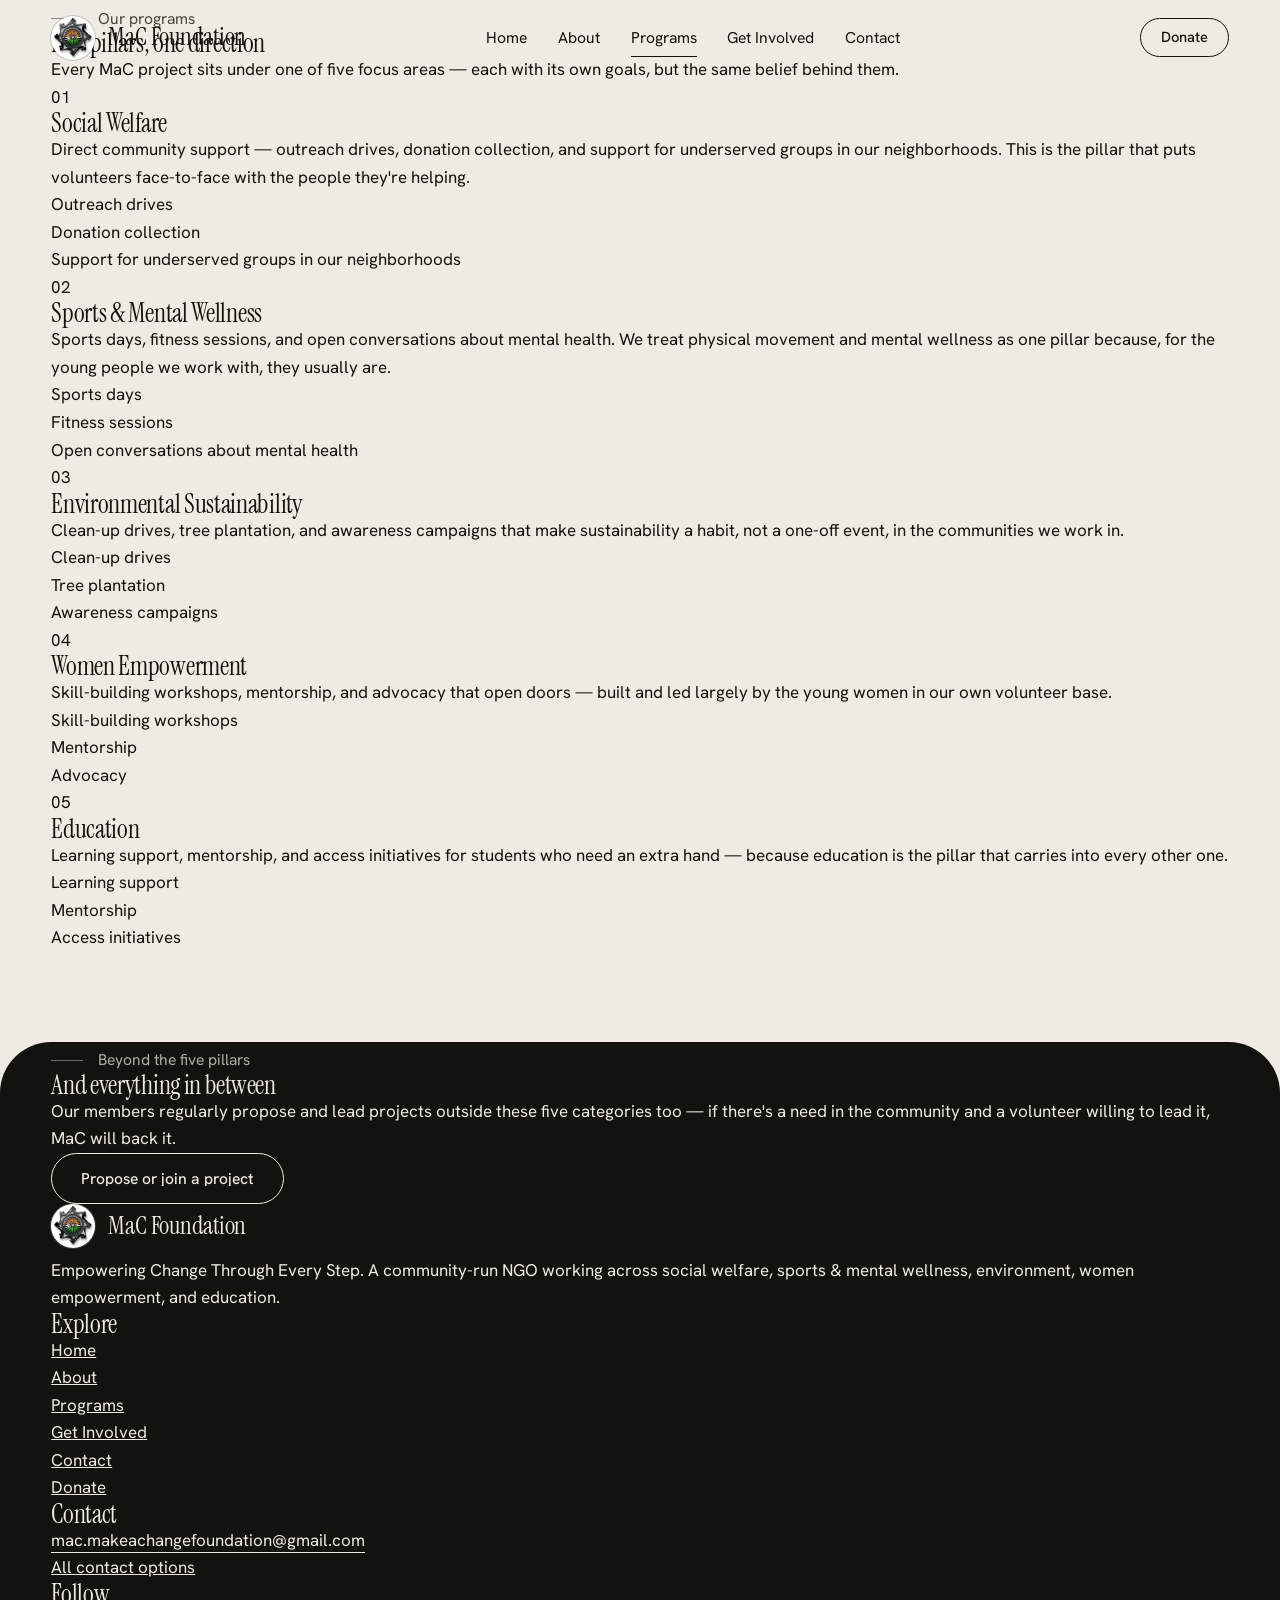
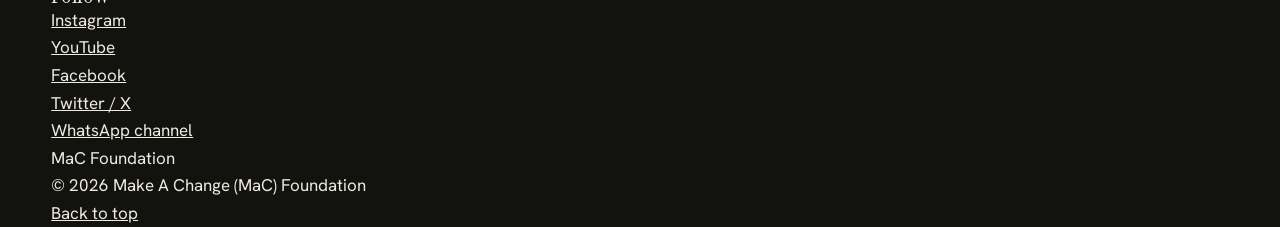
<file: programs.html>
<!DOCTYPE html>
<html lang="en">
<head>
<meta charset="UTF-8">
<meta name="viewport" content="width=device-width, initial-scale=1">
<title>Programs — MaC Foundation</title>
<meta name="description" content="Explore MaC Foundation's five pillars: Social Welfare, Sports &amp; Mental Wellness, Environmental Sustainability, Women Empowerment, and Education.">
<meta name="theme-color" content="#EFEBE2">
<meta property="og:type" content="website">
<meta property="og:title" content="Programs — MaC Foundation">
<meta property="og:description" content="Explore MaC Foundation's five pillars: Social Welfare, Sports &amp; Mental Wellness, Environmental Sustainability, Women Empowerment, and Education.">
<link rel="icon" href="assets/logo.jpg">
<link rel="preconnect" href="https://fonts.googleapis.com">
<link rel="preconnect" href="https://fonts.gstatic.com" crossorigin>
<link href="https://fonts.googleapis.com/css2?family=Hanken+Grotesk:wght@400;500;600&amp;family=Instrument+Serif:ital@0;1&amp;display=swap" rel="stylesheet">
<link rel="stylesheet" href="assets/style.css">
<script>document.documentElement.classList.add('js')</script>
<script src="assets/script.js" defer></script>
</head>
<body id="top">
<a class="skip" href="#main">Skip to content</a>
<header class="hdr" id="hdr">
  <div class="wrap hdr-in">
    <a class="brand" href="index.html">
      <img src="assets/logo.jpg" alt="" width="44" height="44">
      <span class="brand-name">MaC Foundation</span>
    </a>
    <nav class="nav" aria-label="Primary"><a href="index.html">Home</a><a href="about.html">About</a><a href="programs.html" aria-current="page">Programs</a><a href="get-involved.html">Get Involved</a><a href="contact.html">Contact</a></nav>
    <div class="hdr-r">
      <a class="btn btn-ghost btn-sm" href="donate.html"><span class="t"><span>Donate</span><span aria-hidden="true">Donate</span></span></a>
      <button class="menu-btn" type="button" aria-expanded="false" aria-controls="menu"><span class="mb-t">Menu</span><span class="mb-i" aria-hidden="true"></span></button>
    </div>
  </div>
  <div class="progress" aria-hidden="true"><i></i></div>
</header>
<div class="menu" id="menu">
  <nav aria-label="Mobile"><a class="m-link" style="--i:0" href="index.html">Home</a><a class="m-link" style="--i:1" href="about.html">About</a><a class="m-link" style="--i:2" href="programs.html" aria-current="page">Programs</a><a class="m-link" style="--i:3" href="get-involved.html">Get Involved</a><a class="m-link" style="--i:4" href="contact.html">Contact</a><a class="m-link" style="--i:5" href="donate.html">Donate</a></nav>
  <div class="menu-foot">
    <a href="mailto:mac.makeachangefoundation@gmail.com">mac.makeachangefoundation@gmail.com</a>
  </div>
</div>
<main id="main">
<section class="page-hero">
  <div class="wrap">
    <p class="label rv">Our programs</p>
    <h1 data-split>Five pillars, one direction</h1>
    <div class="page-intro g12"><p class="rv" style="--d:.3s">Every MaC project sits under one of five focus areas — each with its own goals, but the same belief behind them.</p></div>
  </div>
</section>
<section class="sec seq" style="padding-top:0">
  <div class="wrap">
    <div class="rows">
      <article class="row g12" id="social-welfare">
        <span class="num" aria-hidden="true">01</span>
        <h2 data-split>Social Welfare</h2>
        <div class="rv"><p>Direct community support — outreach drives, donation collection, and support for underserved groups in our neighborhoods. This is the pillar that puts volunteers face-to-face with the people they're helping.</p><ul class="plist" aria-label="Social Welfare activities"><li>Outreach drives</li><li>Donation collection</li><li>Support for underserved groups in our neighborhoods</li></ul></div>
      </article>
      <article class="row g12" id="sports-mental-wellness">
        <span class="num" aria-hidden="true">02</span>
        <h2 data-split>Sports &amp; Mental Wellness</h2>
        <div class="rv"><p>Sports days, fitness sessions, and open conversations about mental health. We treat physical movement and mental wellness as one pillar because, for the young people we work with, they usually are.</p><ul class="plist" aria-label="Sports &amp; Mental Wellness activities"><li>Sports days</li><li>Fitness sessions</li><li>Open conversations about mental health</li></ul></div>
      </article>
      <article class="row g12" id="environmental-sustainability">
        <span class="num" aria-hidden="true">03</span>
        <h2 data-split>Environmental Sustainability</h2>
        <div class="rv"><p>Clean-up drives, tree plantation, and awareness campaigns that make sustainability a habit, not a one-off event, in the communities we work in.</p><ul class="plist" aria-label="Environmental Sustainability activities"><li>Clean-up drives</li><li>Tree plantation</li><li>Awareness campaigns</li></ul></div>
      </article>
      <article class="row g12" id="women-empowerment">
        <span class="num" aria-hidden="true">04</span>
        <h2 data-split>Women Empowerment</h2>
        <div class="rv"><p>Skill-building workshops, mentorship, and advocacy that open doors — built and led largely by the young women in our own volunteer base.</p><ul class="plist" aria-label="Women Empowerment activities"><li>Skill-building workshops</li><li>Mentorship</li><li>Advocacy</li></ul></div>
      </article>
      <article class="row g12" id="education">
        <span class="num" aria-hidden="true">05</span>
        <h2 data-split>Education</h2>
        <div class="rv"><p>Learning support, mentorship, and access initiatives for students who need an extra hand — because education is the pillar that carries into every other one.</p><ul class="plist" aria-label="Education activities"><li>Learning support</li><li>Mentorship</li><li>Access initiatives</li></ul></div>
      </article>
    </div>
  </div>
</section>

<section class="cta-s sheet" data-theme="dark">
  <div class="wrap">
    <p class="label">Beyond the five pillars</p>
    <h2 data-split>And everything in between</h2>
    <p class="rv">Our members regularly propose and lead projects outside these five categories too — if there's a need in the community and a volunteer willing to lead it, MaC will back it.</p>
    <a class="btn btn-ghost" href="get-involved.html"><span class="t"><span>Propose or join a project</span><span aria-hidden="true">Propose or join a project</span></span></a>
    
  </div>
</section>
</main>
<footer class="ftr" data-theme="dark">
  <div class="wrap">
    <div class="ftr-top g12">
      <div class="ftr-brand">
        <a class="brand" href="index.html">
          <img src="assets/logo.jpg" alt="" width="44" height="44" loading="lazy">
          <span class="brand-name">MaC Foundation</span>
        </a>
        <p class="ftr-tag">Empowering Change Through Every Step. A community-run NGO working across social welfare, sports &amp; mental wellness, environment, women empowerment, and education.</p>
      </div>
      <nav class="ftr-col ftr-c1" aria-label="Footer"><h2>Explore</h2><ul><li><a href="index.html">Home</a></li><li><a href="about.html">About</a></li><li><a href="programs.html">Programs</a></li><li><a href="get-involved.html">Get Involved</a></li><li><a href="contact.html">Contact</a></li><li><a href="donate.html">Donate</a></li></ul></nav>
      <div class="ftr-col ftr-c2"><h2>Contact</h2><ul><li><a class="ulink" href="mailto:mac.makeachangefoundation@gmail.com">mac.makeachangefoundation@gmail.com</a></li><li><a href="contact.html">All contact options</a></li></ul></div>
      <div class="ftr-col ftr-c3"><h2>Follow</h2><ul><li><a href="https://www.instagram.com/macfoundation_ngo?igsh=dXZ3bWJzcTluMWpu" target="_blank" rel="noopener noreferrer">Instagram<span class="sr-only"> (opens in a new tab)</span></a></li><li><a href="https://youtube.com/@macfoundationngo?si=JVapJyybpXSwCKyN" target="_blank" rel="noopener noreferrer">YouTube<span class="sr-only"> (opens in a new tab)</span></a></li><li><a href="https://www.facebook.com/share/1N3viEQhNg/" target="_blank" rel="noopener noreferrer">Facebook<span class="sr-only"> (opens in a new tab)</span></a></li><li><a href="https://x.com/mac__foundation" target="_blank" rel="noopener noreferrer">Twitter / X<span class="sr-only"> (opens in a new tab)</span></a></li><li><a href="https://whatsapp.com/channel/0029VbAyIFsGE56fdyL5jf0V" target="_blank" rel="noopener noreferrer">WhatsApp channel<span class="sr-only"> (opens in a new tab)</span></a></li></ul></div>
    </div>
    <div class="ftr-word" aria-hidden="true">MaC Foundation</div>
    <div class="ftr-bottom">
      <p>© 2026 Make A Change (MaC) Foundation</p>
      <a href="#top">Back to top</a>
    </div>
  </div>
</footer>
</body>
</html>
</file>
<file: assets/style.css>
/* ============================================================
   MaC Foundation — editorial design system
   Warm paper, deep ink, serif display, quiet sans body.
   Accent colours (saffron, leaf) are taken from the emblem.
   Edit the :root tokens to retheme the whole site.
   ============================================================ */

:root{
  --paper:#EFEBE2;
  --paper-2:#E4DFD1;
  --ink:#12120F;
  --ink-2:#47453E;
  --ink-3:#6A665B;
  --line:rgba(18,18,15,.18);
  --saffron:#E8902C;
  --leaf:#3E8E3A;
  --leaf-deep:#2F6B2C;
  --on-dark:#EFEBE2;
  --on-dark-2:rgba(239,235,226,.72);
  --line-d:rgba(239,235,226,.2);

  --serif:"Instrument Serif","Iowan Old Style","Palatino Linotype",Georgia,serif;
  --sans:"Hanken Grotesk",system-ui,-apple-system,"Segoe UI",Roboto,Helvetica,Arial,sans-serif;

  --gut:clamp(1.25rem,4vw,3.5rem);
  --max:1560px;
  --sec:clamp(5.5rem,11vw,10rem);
  --r:clamp(1.5rem,4vw,3.5rem);
  --hdr:76px;
  --ease:cubic-bezier(.2,.7,.1,1);
  --ease-io:cubic-bezier(.7,0,.2,1);

  /* theme-aware colours (swapped by [data-theme="dark"]) */
  --fg:var(--ink);
  --fg-2:var(--ink-2);
  --ln:var(--line);
  --bg:var(--paper);
}
@media (max-width:959px){ :root{ --hdr:66px; } }

[data-theme="dark"]{
  --fg:var(--on-dark);
  --fg-2:var(--on-dark-2);
  --ln:var(--line-d);
  --bg:var(--ink);
  background:var(--ink);
  color:var(--fg);
}

*,*::before,*::after{ box-sizing:border-box; }
html{ -webkit-text-size-adjust:100%; scroll-padding-top:calc(var(--hdr) + 1rem); }
@media (prefers-reduced-motion:no-preference){ html{ scroll-behavior:smooth; } }

body{
  margin:0;
  background:var(--paper);
  color:var(--ink);
  font:400 1.0625rem/1.62 var(--sans);
  -webkit-font-smoothing:antialiased;
  text-rendering:optimizeLegibility;
}
body.menu-open{ overflow:hidden; }

img,svg{ max-width:100%; display:block; }
a{ color:inherit; }
p{ margin:0; }
ul{ margin:0; padding:0; list-style:none; }
h1,h2,h3,h4{
  margin:0;
  font-family:var(--serif);
  font-weight:400;
  letter-spacing:-.012em;
  line-height:.98;
}
::selection{ background:var(--saffron); color:var(--ink); }

:focus-visible{ outline:2px solid var(--fg); outline-offset:4px; }
.sr-only{
  position:absolute; width:1px; height:1px; margin:-1px; padding:0;
  overflow:hidden; clip:rect(0 0 0 0); white-space:nowrap; border:0;
}
.skip{
  position:fixed; left:1rem; top:-4rem; z-index:100;
  background:var(--ink); color:var(--paper);
  padding:.75rem 1.1rem; border-radius:999px; text-decoration:none;
  transition:top .3s var(--ease);
}
.skip:focus{ top:1rem; }

/* ---------- layout primitives ---------- */
.wrap{ width:min(100% - 2*var(--gut), var(--max)); margin-inline:auto; }
.g12{
  display:grid;
  grid-template-columns:repeat(12,minmax(0,1fr));
  column-gap:clamp(.75rem,2vw,2rem);
}
.g12 > *{ grid-column:1 / -1; }
.sec{ padding-block:var(--sec); }

.label{
  display:inline-flex; align-items:center; gap:.9rem;
  font-size:.98rem; color:var(--fg-2);
}
.label::before{ content:""; width:2rem; height:1px; background:currentColor; opacity:.6; }

/* sheet: a section whose rounded top overlaps the previous one */
.sheet{
  position:relative;
  border-radius:var(--r) var(--r) 0 0;
  margin-top:calc(var(--r) * -1);
}
.theme-paper{ background:var(--paper); color:var(--ink); }
.theme-paper-2{ background:var(--paper-2); color:var(--ink); }

/* ---------- links & buttons ---------- */
.ulink{
  text-decoration:none;
  background:linear-gradient(currentColor,currentColor) 0 100% / 100% 1px no-repeat;
  padding-bottom:.12em;
  transition:background-size .5s var(--ease-io), background-position .5s var(--ease-io);
}
.ulink:hover{ background-size:0 1px; background-position:100% 100%; }

.btn{
  --b-bg:var(--fg); --b-fg:var(--bg); --b-hover:var(--saffron); --b-hfg:var(--ink);
  position:relative; isolation:isolate; overflow:hidden;
  display:inline-flex; align-items:center; justify-content:center;
  padding:1.05rem 1.8rem; border-radius:999px;
  background:var(--b-bg); color:var(--b-fg);
  border:1px solid var(--b-bd, var(--b-bg));
  font:500 .98rem/1 var(--sans); text-decoration:none; cursor:pointer;
  transition:color .5s var(--ease-io), border-color .5s var(--ease-io);
}
.btn::before{
  content:""; position:absolute; inset:0; z-index:-1; border-radius:inherit;
  background:var(--b-hover);
  transform:translateY(101%);
  transition:transform .55s var(--ease-io);
}
.btn:hover,.btn:focus-visible{ color:var(--b-hfg); border-color:var(--b-hover); }
.btn:hover::before,.btn:focus-visible::before{ transform:none; }
.btn .t{ display:block; position:relative; overflow:hidden; }
.btn .t span{ display:block; transition:transform .55s var(--ease-io); }
.btn .t span + span{ position:absolute; left:0; top:100%; width:100%; text-align:center; }
.btn:hover .t span,.btn:focus-visible .t span{ transform:translateY(-100%); }
.btn-ghost{ --b-bg:transparent; --b-fg:var(--fg); --b-bd:currentColor; --b-hover:var(--fg); --b-hfg:var(--bg); }
.btn-sm{ padding:.72rem 1.25rem; font-size:.92rem; }

/* ---------- header ---------- */
.hdr{
  --fg:var(--ink); --bg:var(--paper); --ln:var(--line);
  position:fixed; inset:0 0 auto 0; z-index:50; height:var(--hdr);
  color:var(--fg);
  border-bottom:1px solid transparent;
  transition:background-color .45s, color .45s, border-color .45s;
}
.hdr.scrolled{ background:rgba(239,235,226,.84); border-color:var(--ln); -webkit-backdrop-filter:blur(14px) saturate(1.2); backdrop-filter:blur(14px) saturate(1.2); }
.hdr.on-dark{ --fg:var(--on-dark); --bg:var(--ink); --ln:var(--line-d); }
.hdr.on-dark.scrolled{ background:rgba(18,18,15,.74); }
body.menu-open .hdr,
body.menu-open .hdr.on-dark{
  --fg:var(--ink); --bg:var(--paper); --ln:var(--line);
  background:transparent; border-color:transparent;
  -webkit-backdrop-filter:none; backdrop-filter:none;
}
.hdr-in{ height:100%; display:flex; align-items:center; justify-content:space-between; gap:1.5rem; }
.brand{ display:inline-flex; align-items:center; gap:.8rem; text-decoration:none; }
.brand img{
  width:44px; height:44px; border-radius:50%; object-fit:cover;
  background:#fff; box-shadow:0 0 0 1px var(--ln);
}
.brand-name{ font-family:var(--serif); font-size:1.55rem; line-height:1; letter-spacing:-.005em; white-space:nowrap; }
.nav{ display:none; gap:clamp(1.25rem,2.4vw,2.6rem); }
.nav a{ position:relative; padding:.4rem 0; font-size:.98rem; text-decoration:none; }
.nav a::after{
  content:""; position:absolute; left:0; right:0; bottom:0; height:1px; background:currentColor;
  transform:scaleX(0); transform-origin:right; transition:transform .5s var(--ease-io);
}
.nav a:hover::after,.nav a[aria-current="page"]::after{ transform:scaleX(1); transform-origin:left; }
.hdr-r{ display:flex; align-items:center; gap:1rem; }
.hdr-r .btn{ display:none; }
.menu-btn{
  display:inline-flex; align-items:center; gap:.7rem;
  background:none; border:0; padding:.5rem 0; color:inherit; font:500 .98rem/1 var(--sans); cursor:pointer;
}
.mb-i{ position:relative; width:1.6rem; height:.7rem; }
.mb-i::before,.mb-i::after{
  content:""; position:absolute; left:0; right:0; height:1.5px; background:currentColor;
  transition:transform .5s var(--ease-io), top .5s var(--ease-io);
}
.mb-i::before{ top:0; } .mb-i::after{ top:calc(100% - 1.5px); }
.menu-btn[aria-expanded="true"] .mb-i::before{ top:50%; transform:rotate(45deg); }
.menu-btn[aria-expanded="true"] .mb-i::after{ top:50%; transform:rotate(-45deg); }
.progress{ position:absolute; left:0; right:0; bottom:-1px; height:2px; pointer-events:none; }
.progress i{ display:block; height:100%; background:var(--saffron); transform:scaleX(0); transform-origin:left; }

@media (min-width:960px){
  .nav{ display:flex; }
  .hdr-r .btn{ display:inline-flex; }
  .menu-btn,.menu{ display:none; }
}

/* mobile menu */
.menu{
  position:fixed; inset:0; z-index:40; overflow-y:auto;
  background:var(--paper); color:var(--ink);
  padding:calc(var(--hdr) + 1.5rem) var(--gut) 2rem;
  display:flex; flex-direction:column; justify-content:space-between; gap:2.5rem;
  visibility:hidden; clip-path:inset(0 0 100% 0);
  transition:clip-path .7s var(--ease-io), visibility 0s .7s;
}
.menu.open{ visibility:visible; clip-path:inset(0); transition:clip-path .7s var(--ease-io), visibility 0s; }
.menu nav{ display:flex; flex-direction:column; }
.m-link{
  display:block; padding:.45rem 0; border-bottom:1px solid var(--line);
  font-family:var(--serif); font-size:clamp(2.5rem,11vw,4.25rem); line-height:1.08; text-decoration:none;
  opacity:0; transform:translateY(1.25rem);
  transition:opacity .5s var(--ease), transform .7s var(--ease);
}
.menu.open .m-link{ opacity:1; transform:none; transition-delay:calc(.25s + var(--i) * 60ms); }
.m-link[aria-current="page"]{ font-style:italic; }
.menu-foot{ display:flex; flex-wrap:wrap; gap:.5rem 1.5rem; color:var(--ink-2); font-size:.98rem; }
.menu-foot a{ text-decoration:none; }

/* ---------- hero ---------- */
.hero{
  position:relative; isolation:isolate; overflow:hidden; background:var(--paper);
  min-height:100svh; display:flex; flex-direction:column; justify-content:flex-end;
  padding-top:calc(var(--hdr) + 3rem);
}
.hero-emblem{
  position:absolute; z-index:-1; pointer-events:none;
  right:calc(-1 * clamp(5rem,15vw,15rem)); top:50%;
  width:min(96vw,1000px); aspect-ratio:1;
  transform:translateY(-52%) rotate(calc(var(--p,0) * 140deg));
  mix-blend-mode:multiply; will-change:transform;
}
.hero-emblem img{ width:100%; height:100%; object-fit:contain; filter:grayscale(1) contrast(1.12); opacity:.2; }
.hero-body{ padding-bottom:clamp(2rem,4vw,3.5rem); }
.hero-label{ margin-bottom:clamp(1.25rem,3vw,2.5rem); }
.hero h1{
  font-size:clamp(2.6rem,7.1vw,8.4rem);
  line-height:.94; text-transform:uppercase; letter-spacing:-.01em;
}
.hero h1 em{ font-style:italic; }
.hero-foot{ margin-top:clamp(2rem,5vw,4.5rem); row-gap:2rem; }
.hero-side{ display:grid; gap:1.75rem; max-width:34rem; }
.lede{ font-size:clamp(1.05rem,1.3vw,1.2rem); color:var(--ink-2); line-height:1.6; }
.ctas{ display:flex; flex-wrap:wrap; gap:.75rem; }
.hero-bar{
  display:flex; justify-content:space-between; align-items:center; gap:1rem;
  padding-block:1.1rem; border-top:1px solid var(--line);
  font-size:.92rem; color:var(--ink-2);
}
.hero-bar a{ text-decoration:none; display:inline-flex; align-items:center; gap:.7rem; }
.hero-bar a i{ display:block; width:1px; height:1.4rem; background:currentColor; transform-origin:top; transition:transform .5s var(--ease-io); }
.hero-bar a:hover i{ transform:scaleY(1.7); }
@media (min-width:900px){
  .hero-side{ grid-column:7 / 13; }
}

/* ---------- philosophy ---------- */
.phil{ padding-top:clamp(4.5rem,9vw,9rem); padding-bottom:var(--sec); background:var(--paper); }
.statement{
  margin-top:clamp(1.5rem,3vw,2.5rem);
  font-size:clamp(2.6rem,8.4vw,9.75rem);
  line-height:.94; text-transform:uppercase;
}
.phil-grid{ margin-top:clamp(3rem,7vw,7rem); row-gap:2.5rem; align-items:start; }
.phil-aside{ display:grid; gap:1.5rem; align-content:start; }
.wheel{ width:clamp(4.25rem,6vw,5.5rem); height:auto; }
.tagline{ font-family:var(--serif); font-style:italic; font-size:clamp(1.5rem,2.2vw,2rem); line-height:1.15; max-width:14ch; }
.phil-copy{ display:grid; gap:1.75rem; }
.phil-lead{ font-family:var(--serif); font-size:clamp(1.65rem,2.7vw,2.6rem); line-height:1.16; letter-spacing:-.005em; }
.phil-copy p:not(.phil-lead){ color:var(--ink-2); max-width:36rem; }
@media (min-width:900px){
  .phil-aside{ grid-column:1 / 5; }
  .phil-copy{ grid-column:6 / 13; }
}

/* ---------- pillars ---------- */
.pillars-sec{ padding-block:var(--sec); }
.sec-head{ display:grid; gap:1.25rem; }
.sec-head h2{ font-size:clamp(3rem,7.4vw,7.75rem); line-height:.95; }
.pillars{ margin-top:clamp(3rem,6vw,5.5rem); border-top:1px solid var(--ln); }
.pillar{ border-bottom:1px solid var(--ln); }
.p-h{ margin:0; font:inherit; }
.p-btn{
  appearance:none; background:none; border:0; color:inherit; font:inherit; text-align:left; cursor:pointer;
  width:100%; display:grid; grid-template-columns:3rem 1fr auto; align-items:center;
  padding:1.35rem 0;
}
.p-n{ font-size:.95rem; color:var(--fg-2); font-variant-numeric:tabular-nums; }
.p-name{
  font-family:var(--serif); font-size:clamp(1.9rem,7.4vw,3.1rem); line-height:1.02;
  transition:transform .6s var(--ease), opacity .4s;
}
.p-btn:hover .p-name{ transform:translateX(.5rem); }

.ic{
  position:relative; flex:none; display:block; width:2.25rem; height:2.25rem; border-radius:50%;
  border:1px solid var(--ln);
  transition:background-color .4s, color .4s, border-color .4s;
}
.ic::before,.ic::after{
  content:""; position:absolute; left:50%; top:50%; width:.85rem; height:1px; background:currentColor;
  transform:translate(-50%,-50%);
}
.ic::after{ transform:translate(-50%,-50%) rotate(90deg); transition:transform .5s var(--ease-io); }
.open > .p-h .ic,.open > .sk-h .ic{ background:var(--fg); color:var(--bg); border-color:var(--fg); }
.open > .p-h .ic::after,.open > .sk-h .ic::after{ transform:translate(-50%,-50%) rotate(0deg); }

/* accordion panel mechanics (mobile default) */
.p-panel,.sk-panel{
  display:grid; grid-template-rows:0fr; transition:grid-template-rows .6s var(--ease-io);
}
.open > .p-panel,.open > .sk-panel{ grid-template-rows:1fr; }
.p-inner,.sk-inner{
  min-height:0; overflow:hidden; visibility:hidden; transition:visibility 0s .6s;
}
.open > .p-panel .p-inner,.open > .sk-panel .sk-inner{ visibility:visible; transition:visibility 0s; }

.p-body{ position:relative; display:grid; gap:1.25rem; padding:.25rem 0 2rem 3rem; }
.p-num{ display:none; }
.p-lead{ font-family:var(--serif); font-style:italic; font-size:clamp(1.55rem,2.3vw,2.4rem); line-height:1.15; max-width:22ch; }
.p-desc{ color:var(--fg-2); max-width:34rem; }
.p-sub{ font:500 .92rem/1 var(--sans); color:var(--fg-2); margin-top:.5rem; }
.p-list{ max-width:34rem; }
.p-list li{ padding:.7rem 0; border-top:1px solid var(--ln); }
.p-list li:last-child{ border-bottom:1px solid var(--ln); }
.p-more{ justify-self:start; margin-top:.5rem; }

@media (min-width:900px){
  .pillars{
    display:grid; grid-template-columns:minmax(0,5fr) minmax(0,7fr);
    column-gap:clamp(2rem,5vw,6rem);
  }
  .pillar{ display:contents; }
  .p-h{ grid-column:1; border-bottom:1px solid var(--ln); position:relative; }
  .p-h::after{
    content:""; position:absolute; left:0; right:0; bottom:-1px; height:1px; background:var(--saffron);
    transform:scaleX(0); transform-origin:left; transition:transform .7s var(--ease-io);
  }
  .pillar.open > .p-h::after{ transform:scaleX(1); }
  .p-btn{ padding:clamp(1.1rem,1.9vw,1.7rem) 0; grid-template-columns:3.25rem 1fr; }
  .p-btn .ic{ display:none; }
  .p-name{ opacity:.46; }
  .pillar.open .p-name,.p-btn:hover .p-name,.p-btn:focus-visible .p-name{ opacity:1; }
  .p-panel{
    grid-column:2; grid-row:1 / span 5; display:block; position:relative;
    opacity:0; visibility:hidden; transform:translateY(1.25rem);
    padding-top:clamp(1.25rem,2.5vw,2.5rem);
    transition:opacity .45s var(--ease), transform .45s var(--ease), visibility 0s .45s;
  }
  .pillar.open > .p-panel{
    opacity:1; visibility:visible; transform:none;
    transition:opacity .8s var(--ease) .12s, transform 1s var(--ease) .12s, visibility 0s;
  }
  .p-inner{ overflow:visible; visibility:inherit; transition:none; }
  .open > .p-panel .p-inner{ transition:none; }
  .p-body{ padding:0; gap:1.6rem; z-index:1; }
  .p-num{
    display:block; position:absolute; right:0; top:-.15em; z-index:0; pointer-events:none;
    font-family:var(--serif); font-size:clamp(10rem,21vw,21rem); line-height:.8;
    color:transparent; -webkit-text-stroke:1px var(--ln);
  }
  .p-body > *:not(.p-num){ position:relative; z-index:1; }
}

/* ---------- our work ---------- */
.work{ padding-block:var(--sec); }
.work-head{ row-gap:1.5rem; align-items:end; }
.work-head h2{ font-size:clamp(3rem,7.4vw,7.75rem); }
.work-head p{ color:var(--ink-2); max-width:30rem; }
.work-grid{
  margin-top:clamp(3.5rem,7vw,7rem);
  display:grid; grid-template-columns:repeat(12,minmax(0,1fr));
  gap:clamp(3rem,6vw,6rem) clamp(.75rem,2vw,2rem);
}
.fig{ margin:0; grid-column:1 / -1; }
.fig:nth-child(even){ grid-column:3 / -1; }
.fig:nth-child(odd){ grid-column:1 / 11; }
.frame{ position:relative; overflow:hidden; width:100%; aspect-ratio:var(--ar,4/5); }
.ph{
  position:absolute; inset:0; display:flex; flex-direction:column; justify-content:space-between;
  padding:clamp(1rem,2vw,1.75rem); background:var(--ph-bg); color:var(--ph-fg);
  transition:transform 1.2s var(--ease);
}
.ph img{ position:absolute; inset:0; width:100%; height:100%; object-fit:cover; }
.ph-note{ font-size:.88rem; opacity:.78; }
.ph-word{ font-family:var(--serif); font-style:italic; font-size:clamp(2rem,4.4vw,4.75rem); line-height:.95; max-width:9em; }
.ph-a{ --ph-bg:var(--ink); --ph-fg:var(--on-dark); }
.ph-b{ --ph-bg:var(--saffron); --ph-fg:var(--ink); }
.ph-c{ --ph-bg:#D5CEBC; --ph-fg:var(--ink); }
.ph-d{ --ph-bg:var(--leaf-deep); --ph-fg:var(--on-dark); }
.ph-e{ --ph-bg:var(--paper); --ph-fg:var(--ink); box-shadow:inset 0 0 0 1px var(--line); }
.fig:hover .ph{ transform:scale(1.035); }
.fig figcaption{ display:grid; gap:.15rem; margin-top:1rem; max-width:34rem; color:var(--ink-2); font-size:.98rem; }
.fig figcaption strong{ font:400 1.5rem/1.1 var(--serif); color:var(--ink); }
.work-foot{ margin-top:clamp(3rem,6vw,5rem); }
@media (min-width:900px){
  .fig:nth-child(1){ grid-column:1 / 6; --ar:4/5; }
  .fig:nth-child(2){ grid-column:7 / 13; --ar:16/11; margin-top:clamp(0rem,11vw,11rem); }
  .fig:nth-child(3){ grid-column:2 / 7; --ar:1/1; }
  .fig:nth-child(4){ grid-column:8 / 13; --ar:3/4; margin-top:clamp(0rem,-3vw,0rem); }
  .fig:nth-child(5){ grid-column:4 / 12; --ar:21/9; }
  .work-head > :first-child{ grid-column:1 / 8; }
  .work-head > :last-child{ grid-column:9 / 13; }
}
@media (max-width:899px){
  .fig:nth-child(1){ --ar:4/5; }
  .fig:nth-child(2){ --ar:4/3; }
  .fig:nth-child(3){ --ar:1/1; }
  .fig:nth-child(4){ --ar:4/5; }
  .fig:nth-child(5){ --ar:16/9; }
}

/* ---------- skills ---------- */
.skills{ padding-block:var(--sec); }
.sk-intro{ display:grid; gap:1.5rem; align-content:start; margin-bottom:3rem; }
.sk-intro h2{ font-size:clamp(2.8rem,6vw,6rem); }
.sk-intro p{ color:var(--ink-2); max-width:26rem; }
.sk-list{ border-top:1px solid var(--ln); }
.sk{ border-bottom:1px solid var(--ln); }
.sk-h{ margin:0; font:inherit; }
.sk-btn{
  appearance:none; background:none; border:0; color:inherit; font:inherit; text-align:left; cursor:pointer;
  width:100%; display:flex; align-items:center; justify-content:space-between; gap:1.25rem;
  padding:1.2rem 0;
}
.sk-name{
  font-family:var(--serif); font-size:clamp(1.55rem,2.5vw,2.45rem); line-height:1.05;
  transition:transform .6s var(--ease);
}
.sk-btn:hover .sk-name,.sk-btn:focus-visible .sk-name{ transform:translateX(.6rem); }
.sk-btn:hover .ic{ border-color:var(--fg); }
.sk-inner p{ color:var(--ink-2); max-width:34rem; padding:0 0 1.6rem; }
@media (min-width:900px){
  .sk-intro{ grid-column:1 / 6; position:sticky; top:calc(var(--hdr) + 2rem); margin-bottom:0; align-self:start; }
  .sk-list{ grid-column:7 / 13; }
}

/* ---------- call to action (dark) ---------- */
.cta{ padding-block:var(--sec); overflow:hidden; }
.cta h2{ font-size:clamp(2.7rem,9.2vw,10.75rem); line-height:.92; text-transform:uppercase; margin-top:clamp(1.5rem,3vw,2.5rem); }
.cta-row{ margin-top:clamp(2.5rem,6vw,6rem); row-gap:2.5rem; align-items:end; }
.cta-copy{ display:grid; gap:1.25rem; max-width:28rem; color:var(--fg-2); }
.cta-copy .lead{ font-family:var(--serif); font-size:clamp(1.5rem,2.2vw,2.1rem); line-height:1.18; color:var(--fg); }
.join{
  justify-self:start; position:relative; isolation:isolate; overflow:hidden;
  width:clamp(9.75rem,15vw,13.5rem); aspect-ratio:1; border-radius:50%;
  background:var(--on-dark); color:var(--ink); text-decoration:none;
  display:grid; place-content:center; justify-items:center; gap:.9rem; text-align:center;
  font:600 .9rem/1.25 var(--sans); letter-spacing:.08em; t
</file>
